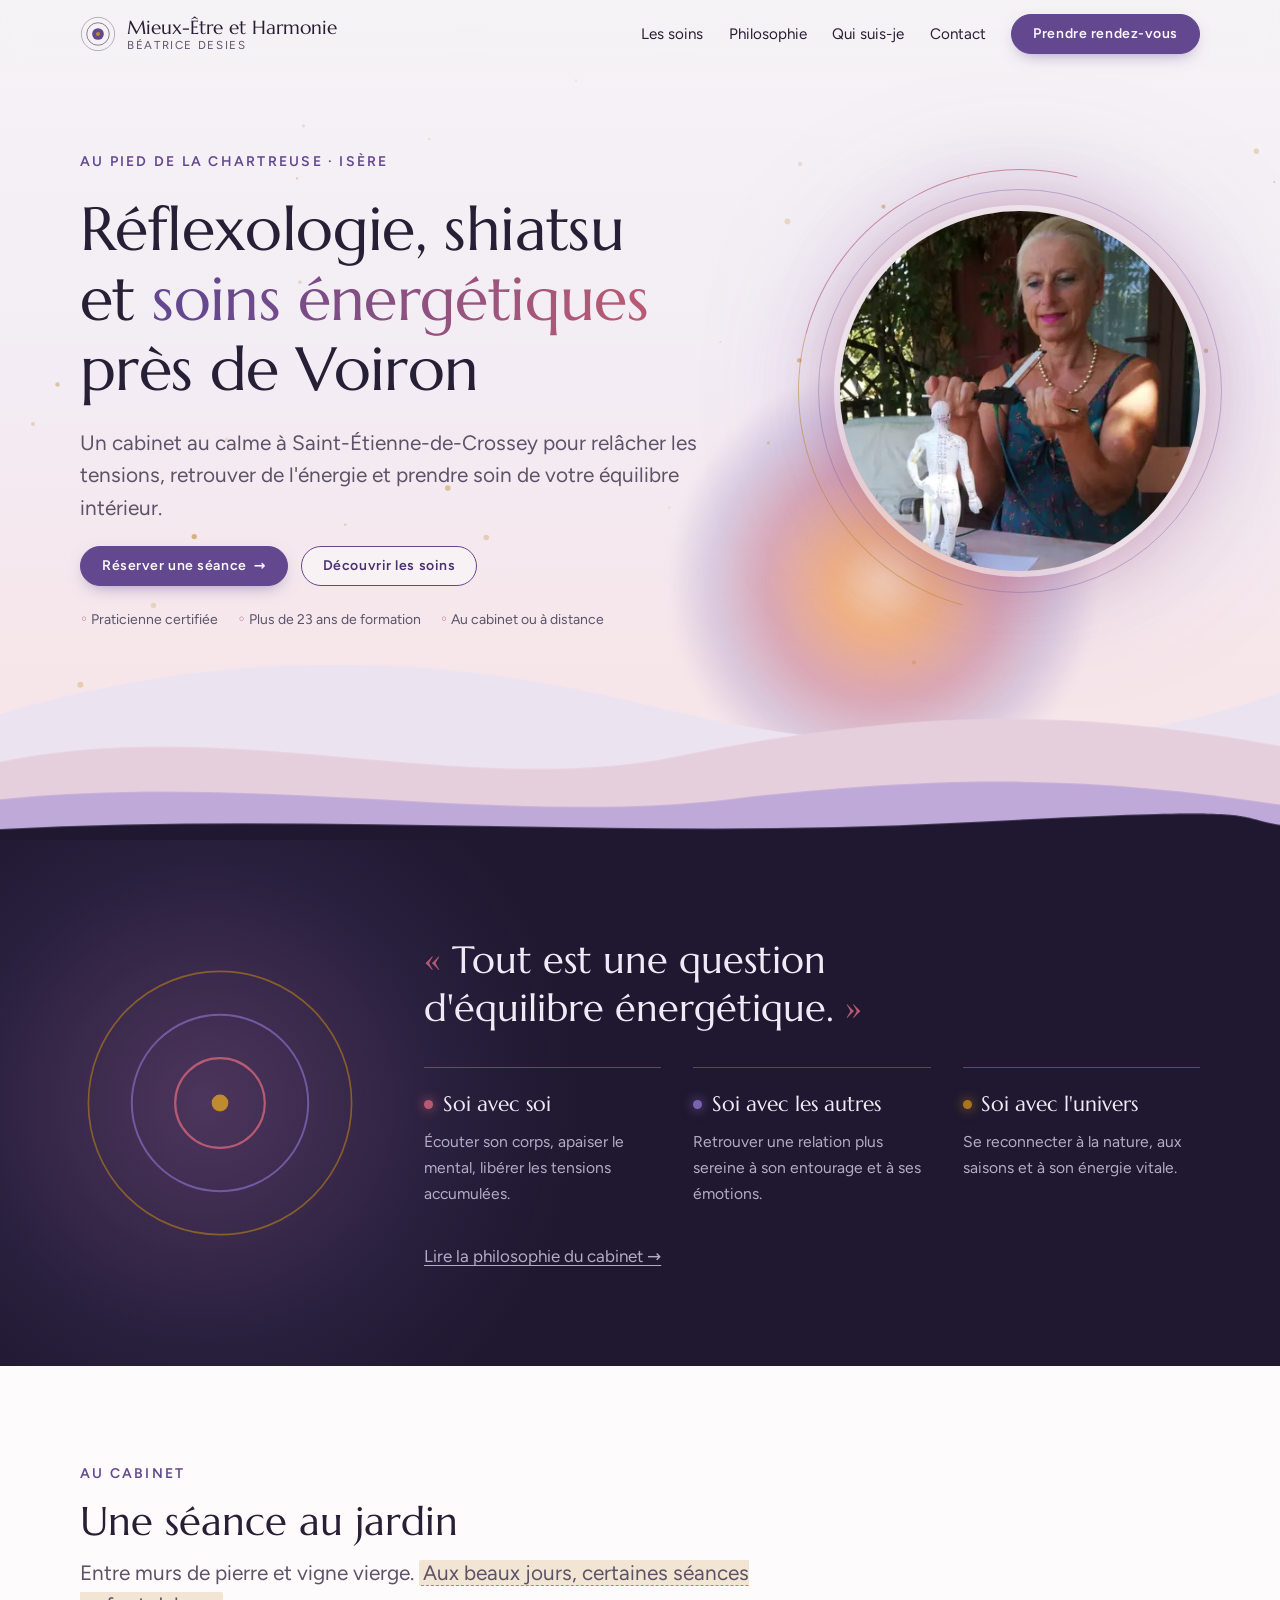
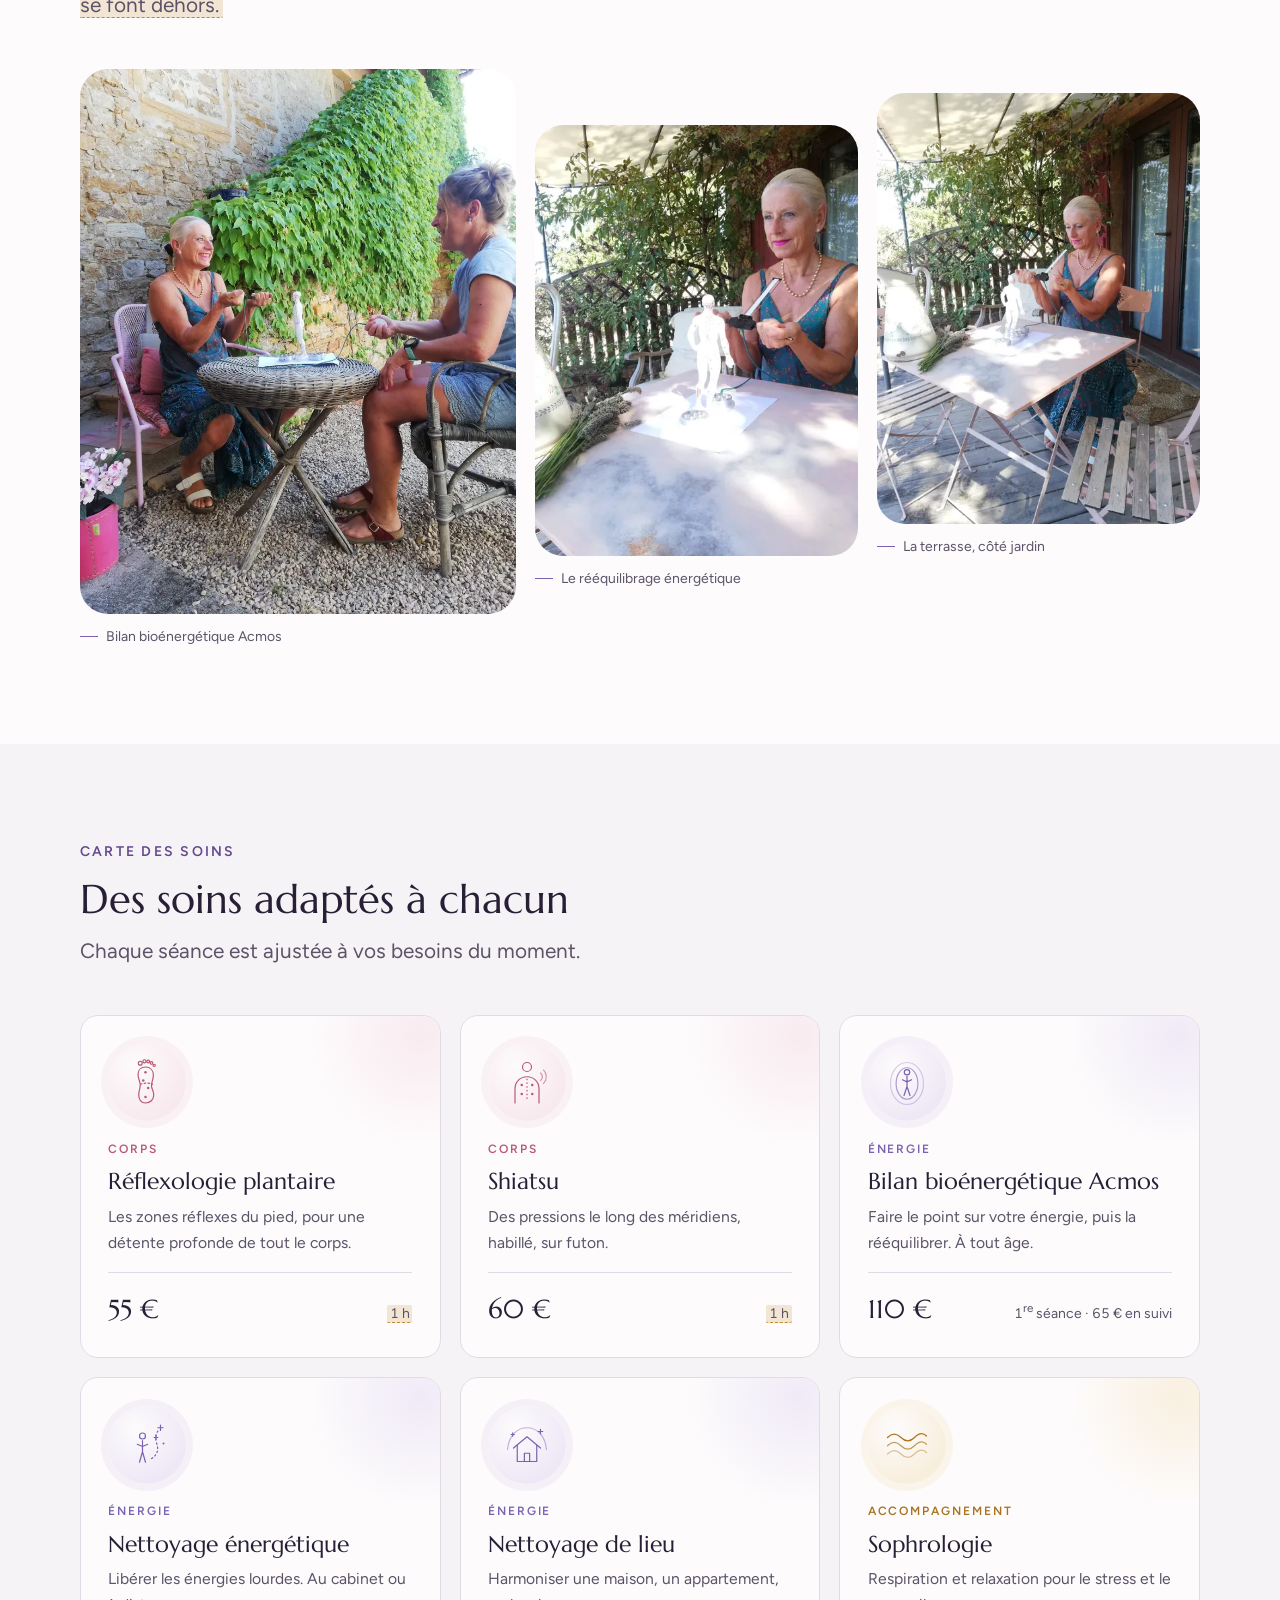
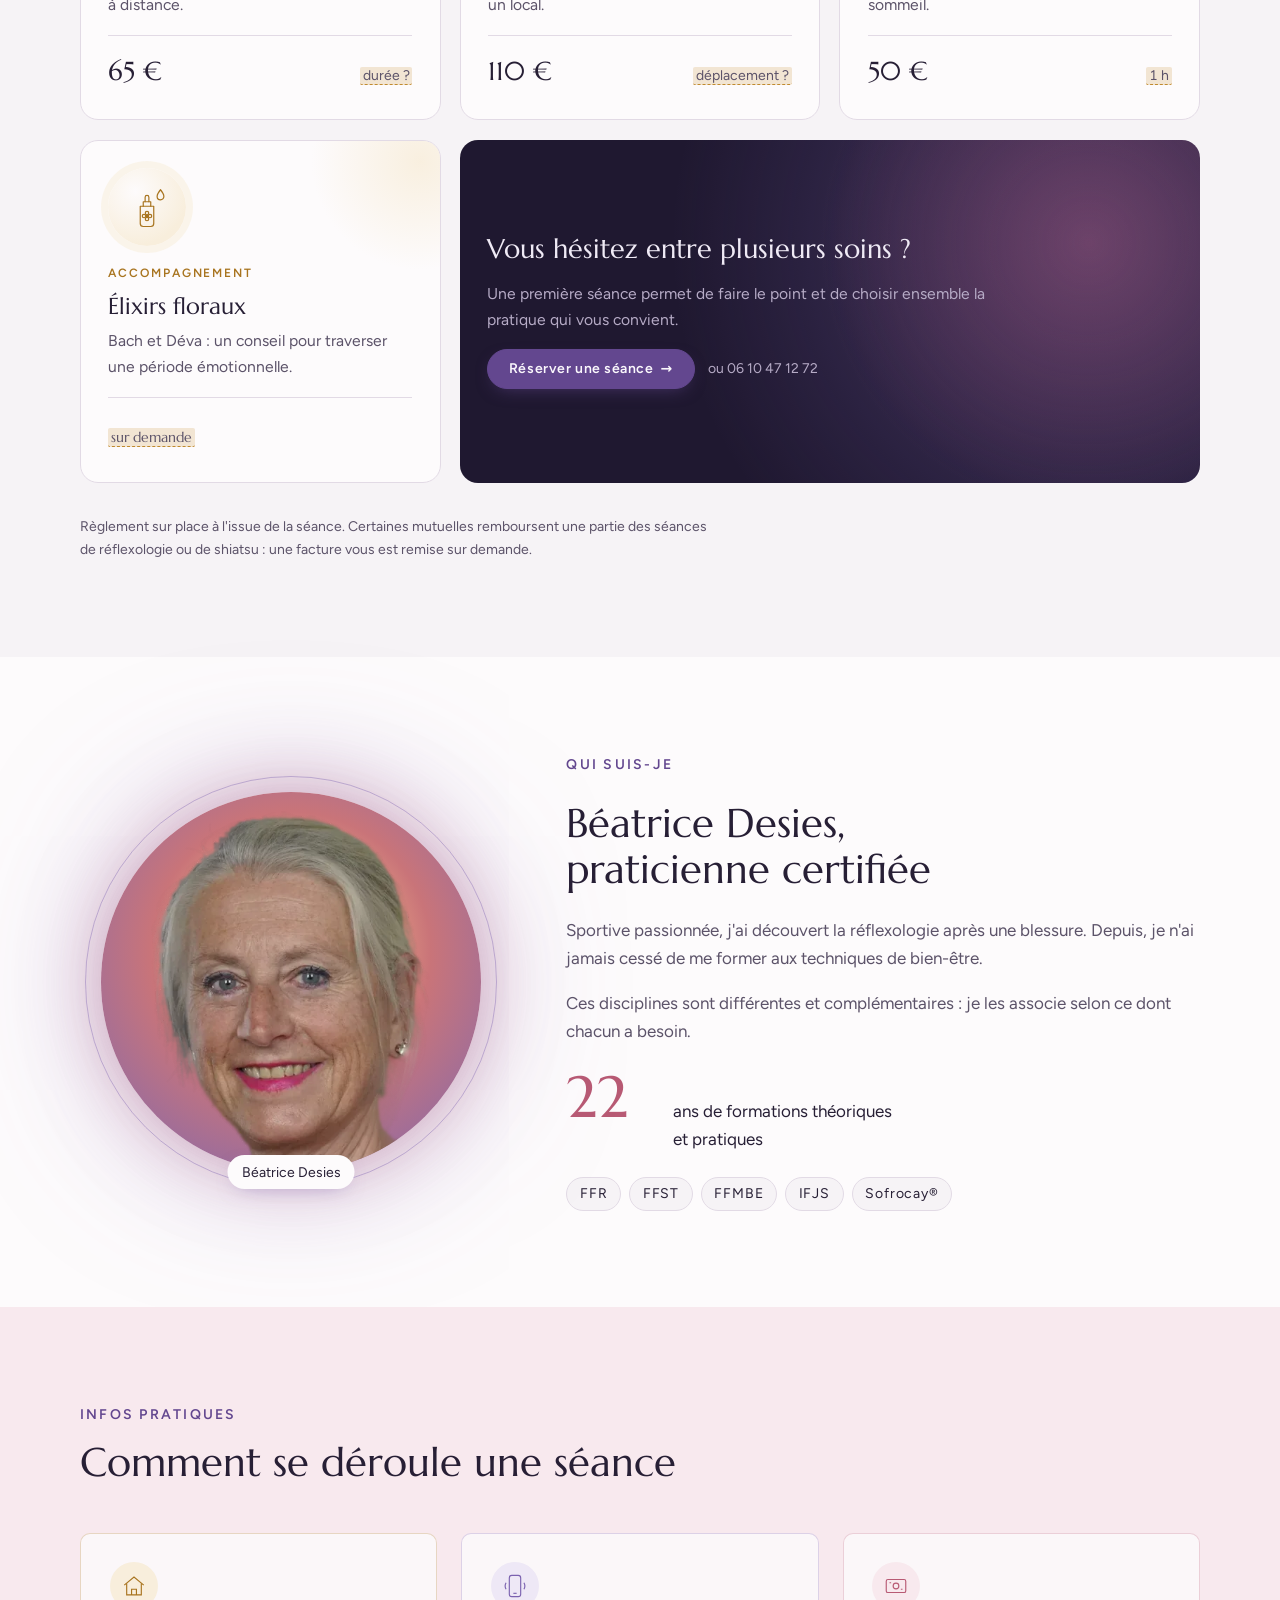
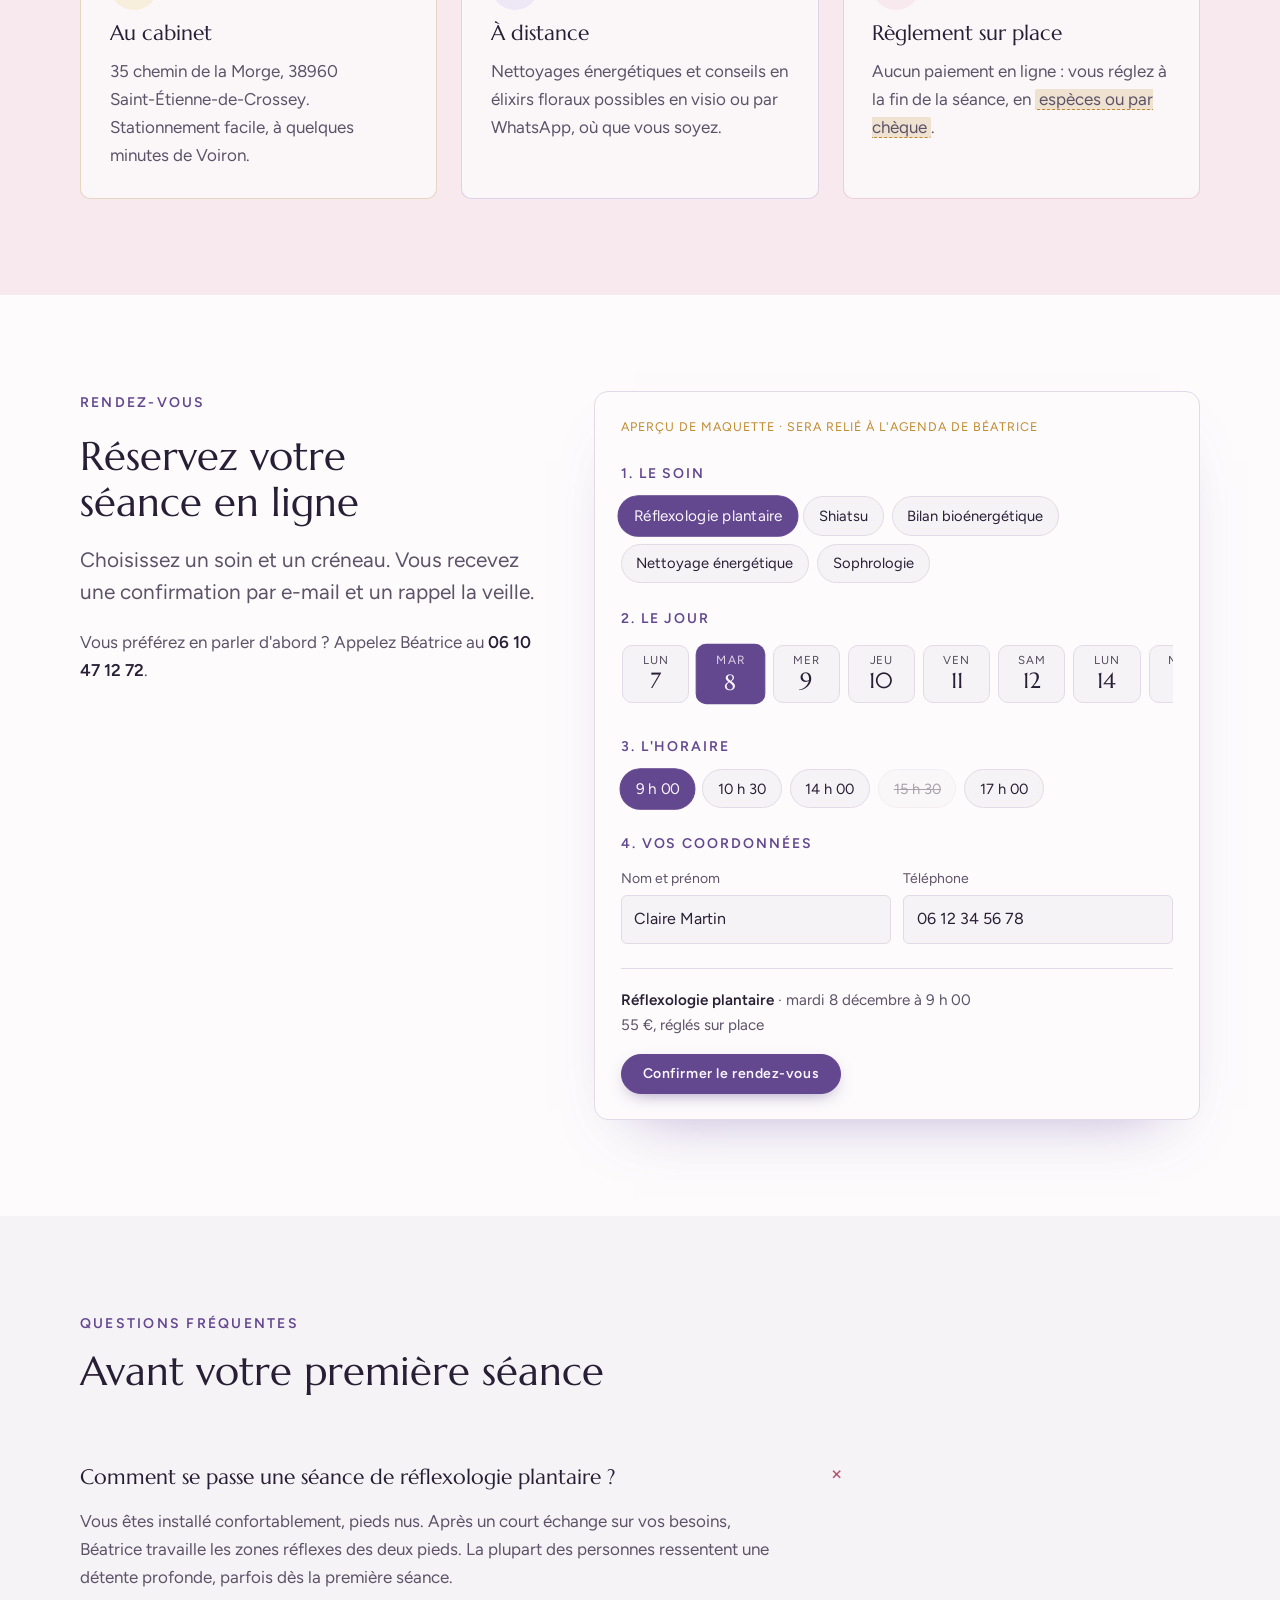
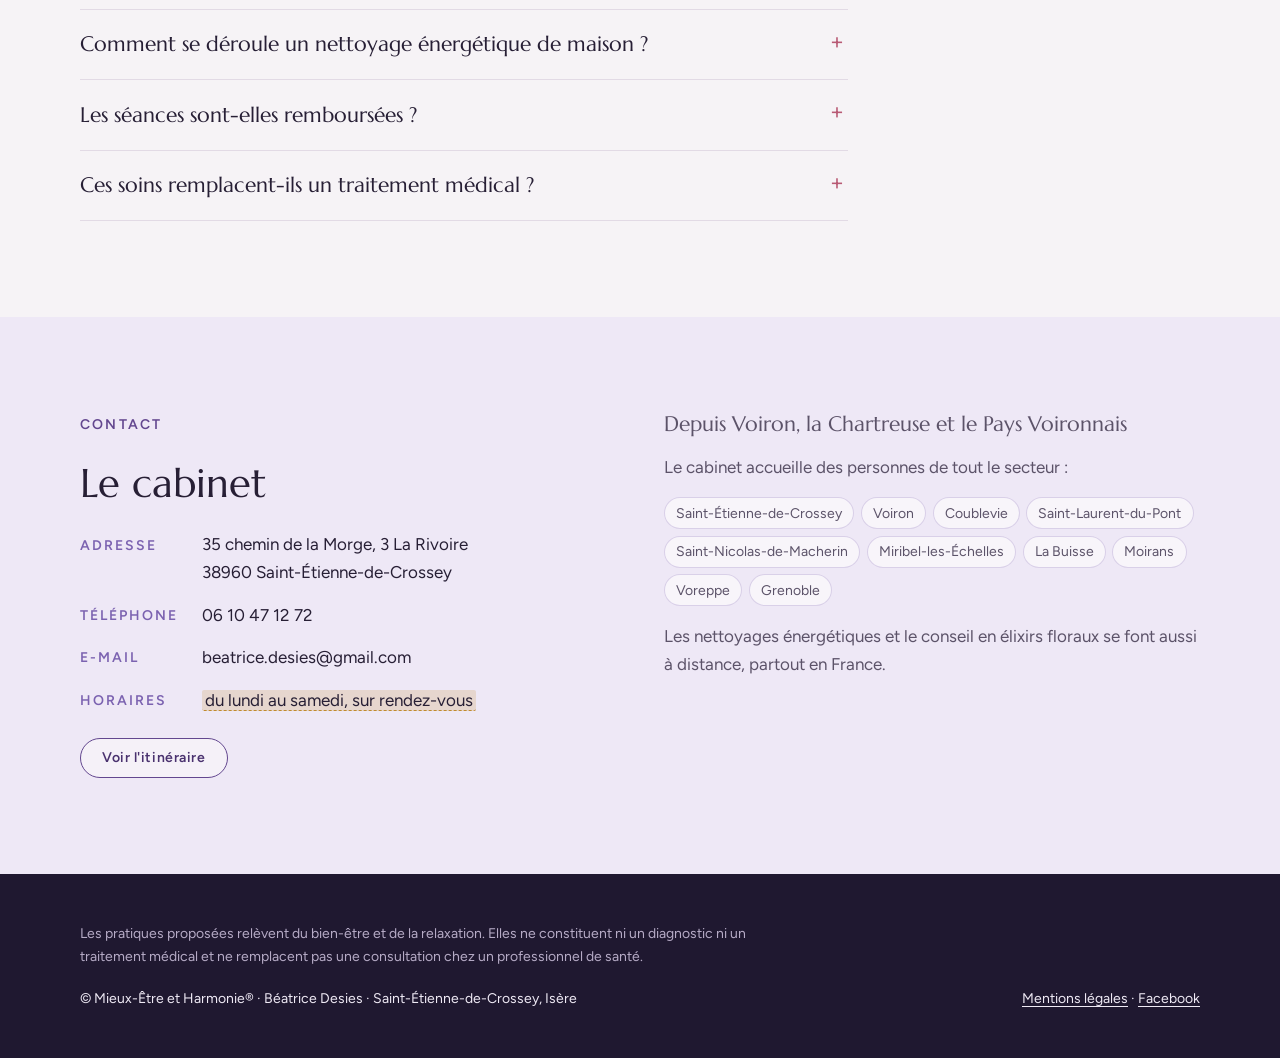
<file: index.html>
<!doctype html>
<html lang="fr">
<head>
<meta charset="utf-8">
<meta name="viewport" content="width=device-width, initial-scale=1, viewport-fit=cover">
<title>Réflexologie, Shiatsu et Soins énergétiques près de Voiron (38) | Mieux-Être et Harmonie</title>
<meta name="claude:viewport-fit-sides" content="cover">
<meta name="description" content="Béatrice Desies, praticienne certifiée à Saint-Étienne-de-Crossey, près de Voiron (Isère) : réflexologie plantaire, shiatsu, bilan bioénergétique, nettoyage énergétique de personnes et de lieux, sophrologie, élixirs floraux. Rendez-vous en ligne.">
<link rel="canonical" href="https://www.mieux-etreetharmonie.com/">
<meta property="og:type" content="website">
<meta property="og:locale" content="fr_FR">
<meta property="og:title" content="Mieux-Être et Harmonie — Béatrice Desies, praticienne bien-être en Isère">
<meta property="og:description" content="Réflexologie plantaire, shiatsu et soins énergétiques au pied de la Chartreuse, près de Voiron.">
<meta property="og:url" content="https://www.mieux-etreetharmonie.com/">
<meta property="og:image" content="https://www.mieux-etreetharmonie.com/assets/og-image.jpg">
<link rel="icon" href="assets/favicon.svg" type="image/svg+xml">
<link rel="preload" href="assets/fonts/marcellus-latin.woff2" as="font" type="font/woff2" crossorigin>
<link rel="preload" href="assets/fonts/figtree-latin.woff2" as="font" type="font/woff2" crossorigin>
<link rel="stylesheet" href="assets/style.css">
<script>document.documentElement.classList.add('js')</script>
<script type="application/ld+json">
{
  "@context": "https://schema.org",
  "@type": "HealthAndBeautyBusiness",
  "name": "Mieux-Être et Harmonie",
  "alternateName": "Béatrice Desies, praticienne bien-être",
  "url": "https://www.mieux-etreetharmonie.com/",
  "telephone": "+33610471272",
  "email": "beatrice.desies@gmail.com",
  "image": "https://www.mieux-etreetharmonie.com/assets/og-image.jpg",
  "priceRange": "50 € – 110 €",
  "paymentAccepted": "Espèces, Chèque",
  "address": {
    "@type": "PostalAddress",
    "streetAddress": "35 chemin de la Morge, 3 La Rivoire",
    "postalCode": "38960",
    "addressLocality": "Saint-Étienne-de-Crossey",
    "addressRegion": "Isère",
    "addressCountry": "FR"
  },
  "areaServed": ["Saint-Étienne-de-Crossey", "Voiron", "Coublevie", "Saint-Laurent-du-Pont", "Saint-Nicolas-de-Macherin", "Miribel-les-Échelles", "La Buisse", "Moirans", "Voreppe", "Grenoble", "Pays Voironnais", "Chartreuse", "Isère"],
  "founder": { "@type": "Person", "name": "Béatrice Desies", "jobTitle": "Praticienne en réflexologie, shiatsu et bioénergétique" },
  "sameAs": ["https://www.facebook.com/mieuxetreetharmonie"],
  "makesOffer": [
    { "@type": "Offer", "price": "55", "priceCurrency": "EUR", "itemOffered": { "@type": "Service", "name": "Réflexologie plantaire" } },
    { "@type": "Offer", "price": "60", "priceCurrency": "EUR", "itemOffered": { "@type": "Service", "name": "Shiatsu" } },
    { "@type": "Offer", "price": "110", "priceCurrency": "EUR", "itemOffered": { "@type": "Service", "name": "Bilan bioénergétique Acmos avec nettoyage énergétique" } },
    { "@type": "Offer", "price": "65", "priceCurrency": "EUR", "itemOffered": { "@type": "Service", "name": "Nettoyage énergétique de la personne" } },
    { "@type": "Offer", "price": "110", "priceCurrency": "EUR", "itemOffered": { "@type": "Service", "name": "Nettoyage énergétique de lieu (maison, appartement, local)" } },
    { "@type": "Offer", "price": "50", "priceCurrency": "EUR", "itemOffered": { "@type": "Service", "name": "Sophrologie" } }
  ]
}
</script>
</head>
<body>

<header class="site-header">
  <div class="wrap">
    <a class="brand" href="index.html" aria-label="Mieux-Être et Harmonie, accueil">
      <svg class="brand-mark" viewBox="0 0 40 40" aria-hidden="true" fill="none" stroke="currentColor">
        <circle cx="20" cy="20" r="18.5" stroke-width="1" opacity=".35"/>
        <circle cx="20" cy="20" r="12.5" stroke-width="1" opacity=".6"/>
        <circle cx="20" cy="20" r="6.5" fill="var(--amethyst)" stroke="none"/>
        <circle cx="20" cy="20" r="2.2" fill="var(--amber)" stroke="none"/>
      </svg>
      <span class="brand-name">Mieux-Être et Harmonie<small>Béatrice Desies</small></span>
    </a>
    <button class="nav-toggle" id="nav-toggle" aria-expanded="false" aria-controls="nav">Menu</button>
    <nav class="nav" id="nav" aria-label="Navigation principale">
      <a href="#soins">Les soins</a>
      <a href="philosophie.html">Philosophie</a>
      <a href="#qui-suis-je">Qui suis-je</a>
      <a href="#contact">Contact</a>
      <a class="btn btn-primary" href="#rendez-vous">Prendre rendez-vous</a>
    </nav>
  </div>
</header>

<main>
  <section class="hero" aria-labelledby="titre">
    <div class="sun" aria-hidden="true"></div>
    <canvas class="motes" aria-hidden="true"></canvas>
    <div class="wrap">
      <div class="hero-text">
        <p class="eyebrow">Au pied de la Chartreuse · Isère</p>
        <h1 id="titre">Réflexologie, shiatsu et <em>soins énergétiques</em> près de Voiron</h1>
        <p class="lead">Un cabinet au calme à Saint-Étienne-de-Crossey pour relâcher les tensions, retrouver de l'énergie et prendre soin de votre équilibre intérieur.</p>
        <div class="hero-actions">
          <a class="btn btn-primary" href="#rendez-vous">Réserver une séance <span class="arrow">→</span></a>
          <a class="btn btn-ghost" href="#soins">Découvrir les soins</a>
        </div>
        <p class="hero-place"><span>Praticienne certifiée</span><span>Plus de 23 ans de formation</span><span>Au cabinet ou à distance</span></p>
      </div>
      <div class="orb-photo" style="--focus: 50% 30%">
        <picture><source type="image/webp" srcset="assets/photos/acmos-treille-400.webp 400w, assets/photos/acmos-treille-720.webp 720w" sizes="(max-width: 860px) 230px, 340px"><img src="assets/photos/acmos-treille-720.jpg" srcset="assets/photos/acmos-treille-400.jpg 400w, assets/photos/acmos-treille-720.jpg 720w" sizes="(max-width: 860px) 230px, 340px" width="720" height="900" alt="Béatrice Desies pendant un bilan bioénergétique Acmos, sous la treille du cabinet" fetchpriority="high"></picture>
      </div>
    </div>
    <svg class="waves" viewBox="0 0 1440 240" preserveAspectRatio="none" aria-hidden="true">
      <path data-depth="0.18" fill="var(--wave-1)" d="M0 120 C240 60 480 60 720 110 S1200 170 1440 100 V240 H0Z"/>
      <path data-depth="0.11" fill="var(--wave-2)" d="M0 165 C260 120 520 200 760 160 S1180 110 1440 150 V240 H0Z"/>
      <path data-depth="0.05" fill="var(--wave-3)" d="M0 200 C300 175 560 225 820 200 S1240 180 1440 205 V240 H0Z"/>
      <path fill="var(--night)" d="M0 228 C360 212 720 238 1080 222 S1380 216 1440 224 V240 H0Z"/>
    </svg>
  </section>

  <section class="band band-night" aria-labelledby="equilibre">
    <div class="wrap triad">
      <svg class="ripples reveal" viewBox="0 0 200 200" aria-hidden="true" fill="none">
        <circle cx="100" cy="100" r="94" stroke="var(--gold)" stroke-width="1.2" opacity=".7" class="ripple r3"/>
        <circle cx="100" cy="100" r="63" stroke="var(--violet)" stroke-width="1.4" opacity=".85" class="ripple r2"/>
        <circle cx="100" cy="100" r="32" stroke="var(--rose)" stroke-width="1.6" class="ripple r1"/>
        <circle cx="100" cy="100" r="6" fill="var(--amber)"/>
      </svg>
      <div style="display:grid; gap:2.2rem; min-width:0">
        <h2 id="equilibre" class="quote reveal">Tout est une question d'équilibre énergétique.</h2>
        <div class="triad-list">
          <div class="c-rose reveal" style="--d:.1s"><strong>Soi avec soi</strong><p>Écouter son corps, apaiser le mental, libérer les tensions accumulées.</p></div>
          <div class="c-violet reveal" style="--d:.25s"><strong>Soi avec les autres</strong><p>Retrouver une relation plus sereine à son entourage et à ses émotions.</p></div>
          <div class="c-gold reveal" style="--d:.4s"><strong>Soi avec l'univers</strong><p>Se reconnecter à la nature, aux saisons et à son énergie vitale.</p></div>
        </div>
        <p class="reveal" style="--d:.5s"><a href="philosophie.html">Lire la philosophie du cabinet →</a></p>
      </div>
    </div>
  </section>

  <section class="band band-paper" aria-labelledby="jardin-titre">
    <div class="wrap">
      <div class="section-head reveal">
        <p class="eyebrow">Au cabinet</p>
        <h2 id="jardin-titre">Une séance au jardin</h2>
        <p class="lead">Entre murs de pierre et vigne vierge. <span class="todo">Aux beaux jours, certaines séances se font dehors.</span></p>
      </div>
      <div class="gallery">
        <figure class="reveal"><picture><source type="image/webp" srcset="assets/photos/seance-jardin-480.webp 480w, assets/photos/seance-jardin-800.webp 800w" sizes="(max-width: 860px) 80vw, 40vw"><img src="assets/photos/seance-jardin-800.jpg" srcset="assets/photos/seance-jardin-480.jpg 480w, assets/photos/seance-jardin-800.jpg 800w" sizes="(max-width: 860px) 80vw, 40vw" width="800" height="999" alt="Bilan bioénergétique Acmos avec une consultante, dans le jardin du cabinet à Saint-Étienne-de-Crossey" loading="lazy"></picture><figcaption>Bilan bioénergétique Acmos</figcaption></figure>
        <figure class="reveal" style="--d:.15s"><picture><source type="image/webp" srcset="assets/photos/acmos-modele-480.webp 480w, assets/photos/acmos-modele-800.webp 800w" sizes="(max-width: 860px) 80vw, 28vw"><img src="assets/photos/acmos-modele-800.jpg" srcset="assets/photos/acmos-modele-480.jpg 480w, assets/photos/acmos-modele-800.jpg 800w" sizes="(max-width: 860px) 80vw, 28vw" width="800" height="1066" alt="Béatrice prépare un rééquilibrage énergétique avec son modèle anatomique" loading="lazy"></picture><figcaption>Le rééquilibrage énergétique</figcaption></figure>
        <figure class="reveal" style="--d:.3s"><picture><source type="image/webp" srcset="assets/photos/terrasse-480.webp 480w, assets/photos/terrasse-800.webp 800w" sizes="(max-width: 860px) 80vw, 28vw"><img src="assets/photos/terrasse-800.jpg" srcset="assets/photos/terrasse-480.jpg 480w, assets/photos/terrasse-800.jpg 800w" sizes="(max-width: 860px) 80vw, 28vw" width="800" height="1066" alt="La terrasse ombragée du cabinet, avec bouquets de lavande" loading="lazy"></picture><figcaption>La terrasse, côté jardin</figcaption></figure>
      </div>
    </div>
  </section>

  <section class="band" id="soins" aria-labelledby="soins-titre">
    <div class="wrap">
      <div class="section-head reveal">
        <p class="eyebrow">Carte des soins</p>
        <h2 id="soins-titre">Des soins adaptés à chacun</h2>
        <p class="lead">Chaque séance est ajustée à vos besoins du moment.</p>
      </div>

      <div class="soins-grid">
        <article class="card c-rose reveal" style="--d:0s">
          <div class="illu"><svg viewBox="0 0 64 64" fill="none" stroke="currentColor" stroke-width="1.6" stroke-linecap="round" stroke-linejoin="round" aria-hidden="true"><path d="M30 60c-6 0-9-5-9-11 0-5 2-8 2-13s-3-8-3-14c0-6 4-10 10-10 6.5 0 10.5 4.5 10.5 11 0 5.5-2.5 8.5-2.5 13.5S41 44 41 49c0 6.5-4.5 11-11 11z"/><circle cx="23" cy="7" r="2.6"/><circle cx="28.6" cy="4.4" r="2.1"/><circle cx="33.6" cy="4.6" r="1.9"/><circle cx="38" cy="6.6" r="1.7"/><circle cx="41.6" cy="9.8" r="1.5"/><circle cx="30" cy="19" r="1.7" fill="currentColor" stroke="none"/><circle cx="27" cy="30" r="1.7" fill="currentColor" stroke="none"/><circle cx="33.5" cy="40" r="1.7" fill="currentColor" stroke="none"/><circle cx="30" cy="52" r="1.7" fill="currentColor" stroke="none"/><path d="M23.5 35c5-2 11-2 16 0" stroke-dasharray="2 3"/></svg></div>
          <p class="card-tag">Corps</p>
          <h3>Réflexologie plantaire</h3>
          <p>Les zones réflexes du pied, pour une détente profonde de tout le corps.</p>
          <div class="card-foot"><b>55 €</b><span><span class="todo">1 h</span></span></div>
        </article>
        <article class="card c-rose reveal" style="--d:0.1s">
          <div class="illu"><svg viewBox="0 0 64 64" fill="none" stroke="currentColor" stroke-width="1.6" stroke-linecap="round" stroke-linejoin="round" aria-hidden="true"><circle cx="32" cy="12" r="6"/><path d="M16 60V41c0-9.5 7-16 16-16s16 6.5 16 16v19"/><path d="M32 28v30" stroke-dasharray="1 4"/><circle cx="25" cy="36" r="1.7" fill="currentColor" stroke="none"/><circle cx="39" cy="36" r="1.7" fill="currentColor" stroke="none"/><circle cx="25" cy="48" r="1.7" fill="currentColor" stroke="none"/><circle cx="39" cy="48" r="1.7" fill="currentColor" stroke="none"/><path d="M50 20c3 3 3 7 0 10M54 16c5 5 5 13 0 18" opacity=".55"/></svg></div>
          <p class="card-tag">Corps</p>
          <h3>Shiatsu</h3>
          <p>Des pressions le long des méridiens, habillé, sur futon.</p>
          <div class="card-foot"><b>60 €</b><span><span class="todo">1 h</span></span></div>
        </article>
        <article class="card c-violet reveal" style="--d:0.2s">
          <div class="illu"><svg viewBox="0 0 64 64" fill="none" stroke="currentColor" stroke-width="1.6" stroke-linecap="round" stroke-linejoin="round" aria-hidden="true"><ellipse cx="32" cy="34" rx="22" ry="28" opacity=".3"/><ellipse cx="32" cy="34" rx="14.5" ry="21" opacity=".6"/><circle cx="32" cy="19" r="3.6"/><path d="M32 24v14M26 29l6 3 6-3M28 50l4-12 4 12"/><circle cx="32" cy="31" r="1.4" fill="currentColor" stroke="none"/></svg></div>
          <p class="card-tag">Énergie</p>
          <h3>Bilan bioénergétique Acmos</h3>
          <p>Faire le point sur votre énergie, puis la rééquilibrer. À tout âge.</p>
          <div class="card-foot"><b>110 €</b><span>1<sup>re</sup> séance · 65 € en suivi</span></div>
        </article>
        <article class="card c-violet reveal" style="--d:0s">
          <div class="illu"><svg viewBox="0 0 64 64" fill="none" stroke="currentColor" stroke-width="1.6" stroke-linecap="round" stroke-linejoin="round" aria-hidden="true"><circle cx="26" cy="20" r="4"/><path d="M26 26v15M19 31l7 3 7-3M22 55l4-14 4 14"/><path d="M38 50c7-4 10-11 7-20s-1-15 4-19" stroke-dasharray="2 3.5"/><path d="M50 5.5v7.0M46.5 9h7.0"/><path d="M44 19.5v5.0M41.5 22h5.0"/><circle cx="54" cy="30" r="1.3" fill="currentColor" stroke="none"/></svg></div>
          <p class="card-tag">Énergie</p>
          <h3>Nettoyage énergétique</h3>
          <p>Libérer les énergies lourdes. Au cabinet ou à distance.</p>
          <div class="card-foot"><b>65 €</b><span><span class="todo">durée ?</span></span></div>
        </article>
        <article class="card c-violet reveal" style="--d:0.1s">
          <div class="illu"><svg viewBox="0 0 64 64" fill="none" stroke="currentColor" stroke-width="1.6" stroke-linecap="round" stroke-linejoin="round" aria-hidden="true"><path d="M6 38C8 19 19 9 32 9s24 10 26 29" opacity=".45"/><path d="M14 36 32 21l18 15"/><path d="M19 32v22h26V32"/><path d="M28.5 54V43h7v11"/><path d="M50 11v6M47 14h6"/><path d="M13 15.8v4.4M10.8 18h4.4"/></svg></div>
          <p class="card-tag">Énergie</p>
          <h3>Nettoyage de lieu</h3>
          <p>Harmoniser une maison, un appartement, un local.</p>
          <div class="card-foot"><b>110 €</b><span><span class="todo">déplacement ?</span></span></div>
        </article>
        <article class="card c-gold reveal" style="--d:0.2s">
          <div class="illu"><svg viewBox="0 0 64 64" fill="none" stroke="currentColor" stroke-width="1.6" stroke-linecap="round" stroke-linejoin="round" aria-hidden="true"><path d="M6 22c6-6 12-6 18 0s12 6 18 0 12-6 16-2"/><path d="M6 33c6-6 12-6 18 0s12 6 18 0 12-6 16-2" opacity=".7"/><path d="M6 44c6-6 12-6 18 0s12 6 18 0 12-6 16-2" opacity=".42"/></svg></div>
          <p class="card-tag">Accompagnement</p>
          <h3>Sophrologie</h3>
          <p>Respiration et relaxation pour le stress et le sommeil.</p>
          <div class="card-foot"><b>50 €</b><span><span class="todo">1 h</span></span></div>
        </article>
        <article class="card c-gold reveal" style="--d:0s">
          <div class="illu"><svg viewBox="0 0 64 64" fill="none" stroke="currentColor" stroke-width="1.6" stroke-linecap="round" stroke-linejoin="round" aria-hidden="true"><path d="M23 31h18v23a4 4 0 0 1-4 4H27a4 4 0 0 1-4-4z"/><path d="M27 31v-6h10v6"/><path d="M29.5 25v-6a2.5 2.5 0 0 1 5 0v6"/><circle cx="32" cy="44" r="1.8" fill="currentColor" stroke="none"/><circle cx="32" cy="40" r="2.3"/><circle cx="36" cy="44" r="2.3"/><circle cx="32" cy="48" r="2.3"/><circle cx="28" cy="44" r="2.3"/><path d="M50 9s-4.5 5.5-4.5 9a4.5 4.5 0 0 0 9 0c0-3.5-4.5-9-4.5-9z"/></svg></div>
          <p class="card-tag">Accompagnement</p>
          <h3>Élixirs floraux</h3>
          <p>Bach et Déva : un conseil pour traverser une période émotionnelle.</p>
          <div class="card-foot"><b><span class="todo">sur demande</span></b><span></span></div>
        </article>
        <aside class="card card-cta reveal" style="--d:.1s">
          <h3>Vous hésitez entre plusieurs soins ?</h3>
          <p>Une première séance permet de faire le point et de choisir ensemble la pratique qui vous convient.</p>
          <div class="hero-actions"><a class="btn btn-primary" href="#rendez-vous">Réserver une séance <span class="arrow">→</span></a><span class="cta-phone">ou 06 10 47 12 72</span></div>
        </aside>
      </div>
      <p class="menu-note">Règlement sur place à l'issue de la séance. Certaines mutuelles remboursent une partie des séances de réflexologie ou de shiatsu : une facture vous est remise sur demande.</p>
    </div>
  </section>

  <section class="band band-paper" id="qui-suis-je" aria-labelledby="about-titre">
    <div class="wrap about">
      <figure class="portrait reveal">
        <picture><source type="image/webp" srcset="assets/photos/portrait-detoure-400.webp 400w, assets/photos/portrait-detoure-720.webp 720w" sizes="(max-width: 860px) 280px, 380px"><img src="assets/photos/portrait-detoure-400.png" width="400" height="583" alt="Portrait de Béatrice Desies, praticienne en réflexologie, shiatsu et bioénergétique" loading="lazy"></picture>
        <figcaption>Béatrice Desies</figcaption>
      </figure>
      <div class="about-text reveal" style="--d:.15s">
        <p class="eyebrow">Qui suis-je</p>
        <h2 id="about-titre">Béatrice Desies, praticienne certifiée</h2>
        <div class="prose">
          <p>Sportive passionnée, j'ai découvert la réflexologie après une blessure. Depuis, je n'ai jamais cessé de me former aux techniques de bien-être.</p>
          <p>Ces disciplines sont différentes et complémentaires : je les associe selon ce dont chacun a besoin.</p>
        </div>
        <div class="stat"><b data-count="23">23</b><span>ans de formations théoriques<br>et pratiques</span></div>
        <ul class="certs" aria-label="Fédérations et certifications">
          <li>FFR</li><li>FFST</li><li>FFMBE</li><li>IFJS</li><li>Sofrocay®</li>
        </ul>
      </div>
    </div>
  </section>

  <section class="band band-rose" aria-labelledby="pratique-titre">
    <div class="wrap">
      <div class="section-head reveal">
        <p class="eyebrow">Infos pratiques</p>
        <h2 id="pratique-titre">Comment se déroule une séance</h2>
      </div>
      <div class="practical">
        <div class="c-gold reveal" style="--d:0s">
          <span class="icon"><svg viewBox="0 0 32 32" fill="none" stroke="currentColor" stroke-width="1.4" aria-hidden="true"><path d="M4 15 16 5l12 10"/><path d="M7 13v14h18V13"/><path d="M13 27v-7h6v7"/></svg></span>
          <h3>Au cabinet</h3>
          <p>35 chemin de la Morge, 38960 Saint-Étienne-de-Crossey. Stationnement facile, à quelques minutes de Voiron.</p>
        </div>
        <div class="c-violet reveal" style="--d:.12s">
          <span class="icon"><svg viewBox="0 0 32 32" fill="none" stroke="currentColor" stroke-width="1.4" aria-hidden="true"><rect x="9" y="3" width="14" height="26" rx="3"/><path d="M14 25h4"/><path d="M5 12a8 8 0 0 0 0 8M27 12a8 8 0 0 1 0 8"/></svg></span>
          <h3>À distance</h3>
          <p>Nettoyages énergétiques et conseils en élixirs floraux possibles en visio ou par WhatsApp, où que vous soyez.</p>
        </div>
        <div class="c-rose reveal" style="--d:.24s">
          <span class="icon"><svg viewBox="0 0 32 32" fill="none" stroke="currentColor" stroke-width="1.4" aria-hidden="true"><rect x="4" y="8" width="24" height="16" rx="2"/><circle cx="16" cy="16" r="3.5"/><path d="M8 12h2M22 20h2"/></svg></span>
          <h3>Règlement sur place</h3>
          <p>Aucun paiement en ligne : vous réglez à la fin de la séance, en <span class="todo">espèces ou par chèque</span>.</p>
        </div>
      </div>
    </div>
  </section>

  <section class="band band-paper" id="rendez-vous" aria-labelledby="rdv-titre">
    <div class="wrap booking">
      <div class="booking-intro reveal">
        <p class="eyebrow">Rendez-vous</p>
        <h2 id="rdv-titre">Réservez votre séance en ligne</h2>
        <p class="lead">Choisissez un soin et un créneau. Vous recevez une confirmation par e-mail et un rappel la veille.</p>
        <p style="color:var(--ink-soft)">Vous préférez en parler d'abord ? Appelez Béatrice au <strong style="color:var(--ink)">06 10 47 12 72</strong>.</p>
      </div>

      <form class="booker reveal" id="booker" novalidate style="--d:.15s">
        <p class="mock-flag">Aperçu de maquette · sera relié à l'agenda de Béatrice</p>
        <fieldset>
          <legend>1. Le soin</legend>
          <div class="chips" id="soin-chips"></div>
        </fieldset>
        <fieldset>
          <legend>2. Le jour</legend>
          <div class="days" id="days"></div>
        </fieldset>
        <fieldset>
          <legend>3. L'horaire</legend>
          <div class="chips" id="slots"></div>
        </fieldset>
        <fieldset>
          <legend>4. Vos coordonnées</legend>
          <div class="field-row">
            <label class="field" for="bk-name">Nom et prénom<input id="bk-name" name="name" autocomplete="name" value="Claire Martin"></label>
            <label class="field" for="bk-phone">Téléphone<input id="bk-phone" name="phone" type="tel" autocomplete="tel" value="06 12 34 56 78"></label>
          </div>
        </fieldset>
        <div class="summary">
          <p id="summary-text">Choisissez un horaire.</p>
          <button class="btn btn-primary" type="submit">Confirmer le rendez-vous</button>
        </div>
        <div class="confirm" id="confirm" hidden role="status"></div>
      </form>
    </div>
  </section>

  <section class="band" aria-labelledby="faq-titre">
    <div class="wrap">
      <div class="section-head reveal">
        <p class="eyebrow">Questions fréquentes</p>
        <h2 id="faq-titre">Avant votre première séance</h2>
      </div>
      <div class="faq reveal">
        <details open>
          <summary>Comment se passe une séance de réflexologie plantaire ?</summary>
          <p>Vous êtes installé confortablement, pieds nus. Après un court échange sur vos besoins, Béatrice travaille les zones réflexes des deux pieds. La plupart des personnes ressentent une détente profonde, parfois dès la première séance.</p>
        </details>
        <details>
          <summary>Comment se déroule un nettoyage énergétique de maison ?</summary>
          <p>Béatrice se déplace chez vous, ou travaille à distance à partir d'un plan du lieu. Un premier échange permet de comprendre ce que vous ressentez dans les pièces et ce qui a motivé votre demande.</p>
        </details>
        <details>
          <summary>Les séances sont-elles remboursées ?</summary>
          <p>Certaines mutuelles prennent en charge une partie des séances de réflexologie, de shiatsu ou de sophrologie au titre des médecines douces. Renseignez-vous auprès de la vôtre : une facture vous est remise sur demande.</p>
        </details>
        <details>
          <summary>Ces soins remplacent-ils un traitement médical ?</summary>
          <p>Non. Ce sont des pratiques de bien-être qui accompagnent votre démarche de santé sans jamais se substituer à un avis ou à un traitement médical.</p>
        </details>
      </div>
    </div>
  </section>

  <section class="band band-lilac" id="contact" aria-labelledby="contact-titre">
    <div class="wrap contact">
      <div class="reveal" style="display:grid; gap:1.5rem; align-content:start; min-width:0">
        <p class="eyebrow">Contact</p>
        <h2 id="contact-titre">Le cabinet</h2>
        <dl>
          <dt>Adresse</dt><dd>35 chemin de la Morge, 3 La Rivoire<br>38960 Saint-Étienne-de-Crossey</dd>
          <dt>Téléphone</dt><dd>06 10 47 12 72</dd>
          <dt>E-mail</dt><dd>beatrice.desies@gmail.com</dd>
          <dt>Horaires</dt><dd><span class="todo">du lundi au samedi, sur rendez-vous</span></dd>
        </dl>
        <p><a class="btn btn-ghost" href="https://www.google.com/maps/search/?api=1&amp;query=35+chemin+de+la+Morge+38960+Saint-%C3%89tienne-de-Crossey" target="_blank" rel="noopener">Voir l'itinéraire</a></p>
      </div>
      <div class="zone reveal" style="--d:.15s">
        <h3>Depuis Voiron, la Chartreuse et le Pays Voironnais</h3>
        <p>Le cabinet accueille des personnes de tout le secteur :</p>
        <ul class="towns"><li>Saint-Étienne-de-Crossey</li><li>Voiron</li><li>Coublevie</li><li>Saint-Laurent-du-Pont</li><li>Saint-Nicolas-de-Macherin</li><li>Miribel-les-Échelles</li><li>La Buisse</li><li>Moirans</li><li>Voreppe</li><li>Grenoble</li></ul>
        <p>Les nettoyages énergétiques et le conseil en élixirs floraux se font aussi à distance, partout en France.</p>
      </div>
    </div>
  </section>
</main>

<footer class="site-footer">
  <div class="wrap">
    <p class="disclaimer">Les pratiques proposées relèvent du bien-être et de la relaxation. Elles ne constituent ni un diagnostic ni un traitement médical et ne remplacent pas une consultation chez un professionnel de santé.</p>
    <div class="footer-row">
      <span>© Mieux-Être et Harmonie® · Béatrice Desies · Saint-Étienne-de-Crossey, Isère</span>
      <span><a href="mentions-legales.html">Mentions légales</a> · <a href="https://www.facebook.com/mieuxetreetharmonie" target="_blank" rel="noopener">Facebook</a></span>
    </div>
  </div>
</footer>

<script src="assets/main.js"></script>
</body>
</html>
</file>
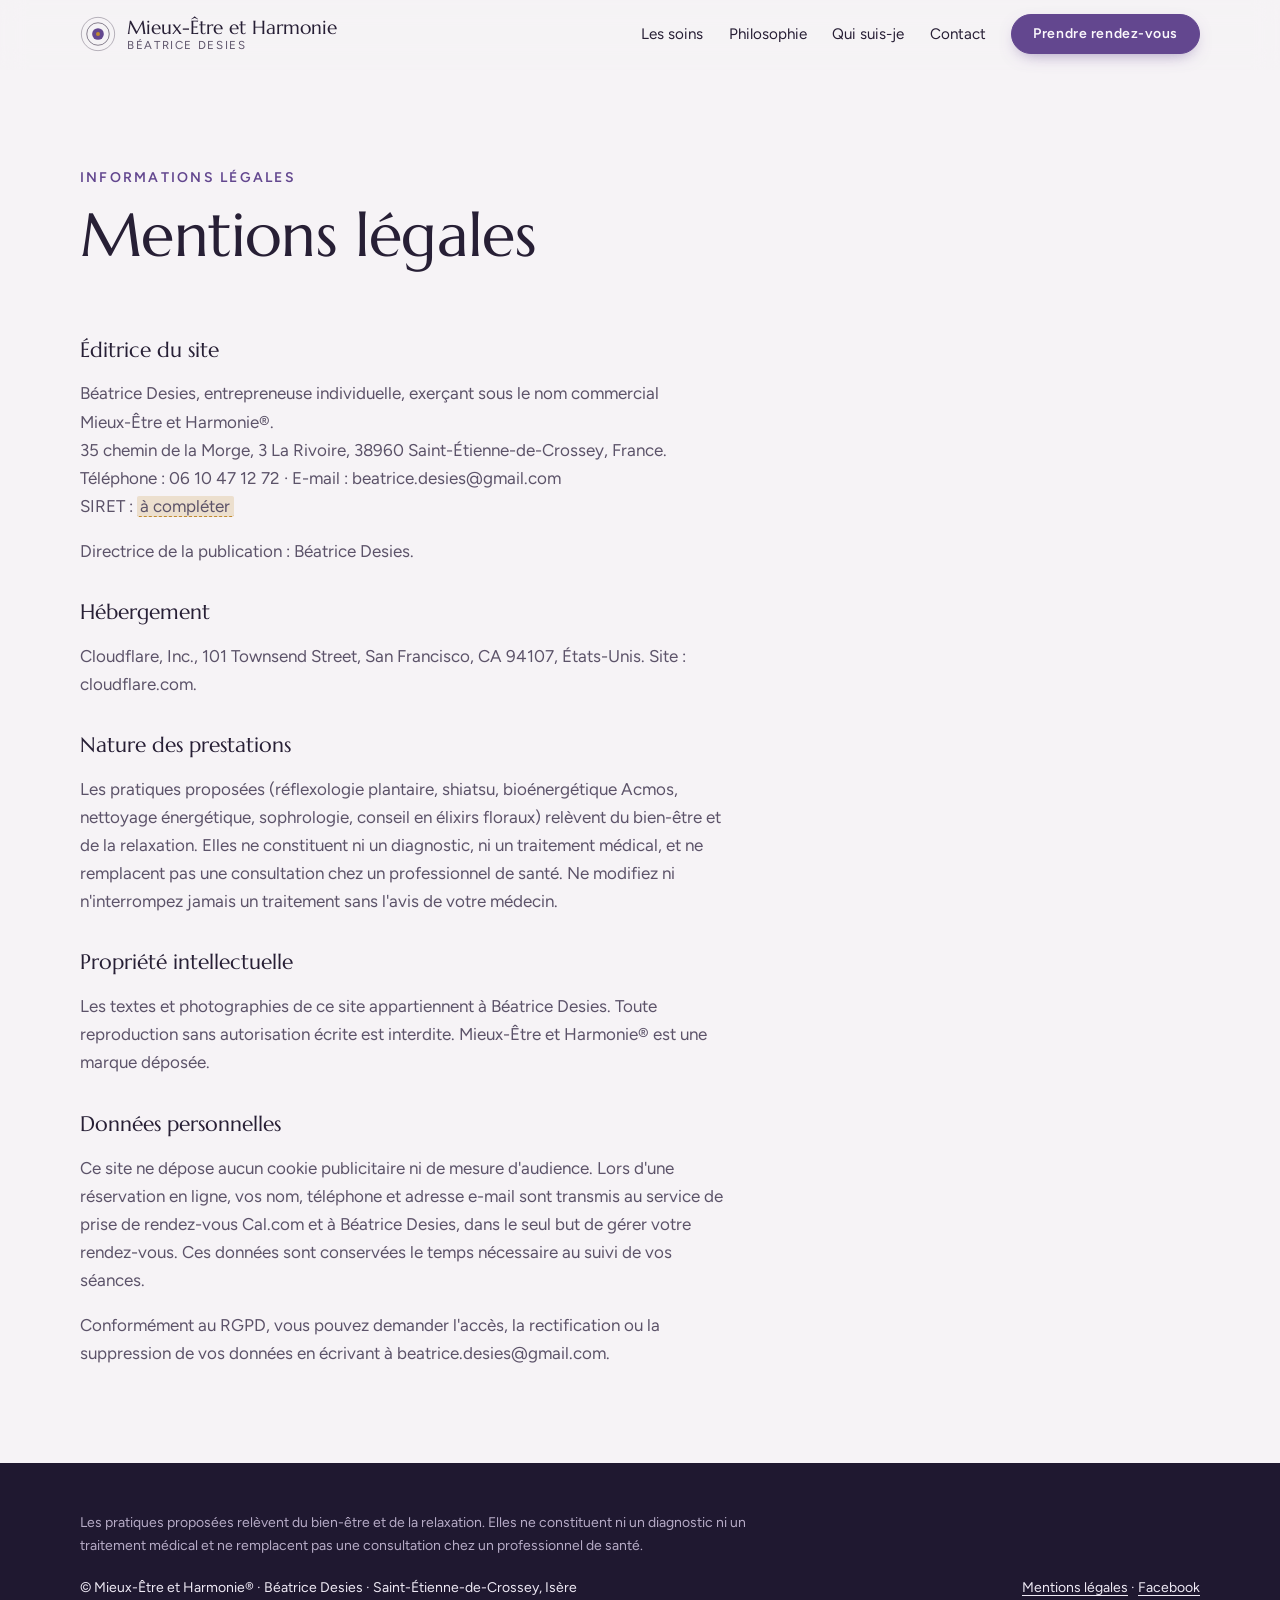
<file: mentions-legales.html>
<!doctype html>
<html lang="fr">
<head>
<meta charset="utf-8">
<meta name="viewport" content="width=device-width, initial-scale=1, viewport-fit=cover">
<title>Mentions légales | Mieux-Être et Harmonie</title>
<meta name="claude:viewport-fit-sides" content="cover">
<meta name="description" content="Mentions légales du site Mieux-Être et Harmonie, cabinet de Béatrice Desies à Saint-Étienne-de-Crossey (Isère).">
<link rel="canonical" href="https://www.mieux-etreetharmonie.com/mentions-legales.html">
<link rel="icon" href="assets/favicon.svg" type="image/svg+xml">
<link rel="preload" href="assets/fonts/marcellus-latin.woff2" as="font" type="font/woff2" crossorigin>
<link rel="preload" href="assets/fonts/figtree-latin.woff2" as="font" type="font/woff2" crossorigin>
<link rel="stylesheet" href="assets/style.css">
<script>document.documentElement.classList.add('js')</script>
</head>
<body>

<header class="site-header">
  <div class="wrap">
    <a class="brand" href="index.html" aria-label="Mieux-Être et Harmonie, accueil">
      <svg class="brand-mark" viewBox="0 0 40 40" aria-hidden="true" fill="none" stroke="currentColor">
        <circle cx="20" cy="20" r="18.5" stroke-width="1" opacity=".35"/>
        <circle cx="20" cy="20" r="12.5" stroke-width="1" opacity=".6"/>
        <circle cx="20" cy="20" r="6.5" fill="var(--amethyst)" stroke="none"/>
        <circle cx="20" cy="20" r="2.2" fill="var(--amber)" stroke="none"/>
      </svg>
      <span class="brand-name">Mieux-Être et Harmonie<small>Béatrice Desies</small></span>
    </a>
    <button class="nav-toggle" id="nav-toggle" aria-expanded="false" aria-controls="nav">Menu</button>
    <nav class="nav" id="nav" aria-label="Navigation principale">
      <a href="index.html#soins">Les soins</a>
      <a href="philosophie.html">Philosophie</a>
      <a href="index.html#qui-suis-je">Qui suis-je</a>
      <a href="index.html#contact">Contact</a>
      <a class="btn btn-primary" href="index.html#rendez-vous">Prendre rendez-vous</a>
    </nav>
  </div>
</header>

<main>
  <section class="band" aria-labelledby="titre">
    <div class="wrap legal">
      <div class="section-head">
        <p class="eyebrow">Informations légales</p>
        <h1 id="titre">Mentions légales</h1>
      </div>
      <div class="prose">
        <h2>Éditrice du site</h2>
        <p>Béatrice Desies, entrepreneuse individuelle, exerçant sous le nom commercial Mieux-Être et Harmonie®.<br>
        35 chemin de la Morge, 3 La Rivoire, 38960 Saint-Étienne-de-Crossey, France.<br>
        Téléphone : 06 10 47 12 72 · E-mail : beatrice.desies@gmail.com<br>
        SIRET : <span class="todo">à compléter</span></p>
        <p>Directrice de la publication : Béatrice Desies.</p>

        <h2>Hébergement</h2>
        <p>Cloudflare, Inc., 101 Townsend Street, San Francisco, CA 94107, États-Unis. Site : cloudflare.com.</p>

        <h2>Nature des prestations</h2>
        <p>Les pratiques proposées (réflexologie plantaire, shiatsu, bioénergétique Acmos, nettoyage énergétique, sophrologie, conseil en élixirs floraux) relèvent du bien-être et de la relaxation. Elles ne constituent ni un diagnostic, ni un traitement médical, et ne remplacent pas une consultation chez un professionnel de santé. Ne modifiez ni n'interrompez jamais un traitement sans l'avis de votre médecin.</p>

        <h2>Propriété intellectuelle</h2>
        <p>Les textes et photographies de ce site appartiennent à Béatrice Desies. Toute reproduction sans autorisation écrite est interdite. Mieux-Être et Harmonie® est une marque déposée.</p>

        <h2>Données personnelles</h2>
        <p>Ce site ne dépose aucun cookie publicitaire ni de mesure d'audience. Lors d'une réservation en ligne, vos nom, téléphone et adresse e-mail sont transmis au service de prise de rendez-vous Cal.com et à Béatrice Desies, dans le seul but de gérer votre rendez-vous. Ces données sont conservées le temps nécessaire au suivi de vos séances.</p>
        <p>Conformément au RGPD, vous pouvez demander l'accès, la rectification ou la suppression de vos données en écrivant à beatrice.desies@gmail.com.</p>
      </div>
    </div>
  </section>
</main>

<footer class="site-footer">
  <div class="wrap">
    <p class="disclaimer">Les pratiques proposées relèvent du bien-être et de la relaxation. Elles ne constituent ni un diagnostic ni un traitement médical et ne remplacent pas une consultation chez un professionnel de santé.</p>
    <div class="footer-row">
      <span>© Mieux-Être et Harmonie® · Béatrice Desies · Saint-Étienne-de-Crossey, Isère</span>
      <span><a href="mentions-legales.html">Mentions légales</a> · <a href="https://www.facebook.com/mieuxetreetharmonie" target="_blank" rel="noopener">Facebook</a></span>
    </div>
  </div>
</footer>

<script src="assets/main.js"></script>
</body>
</html>
</file>
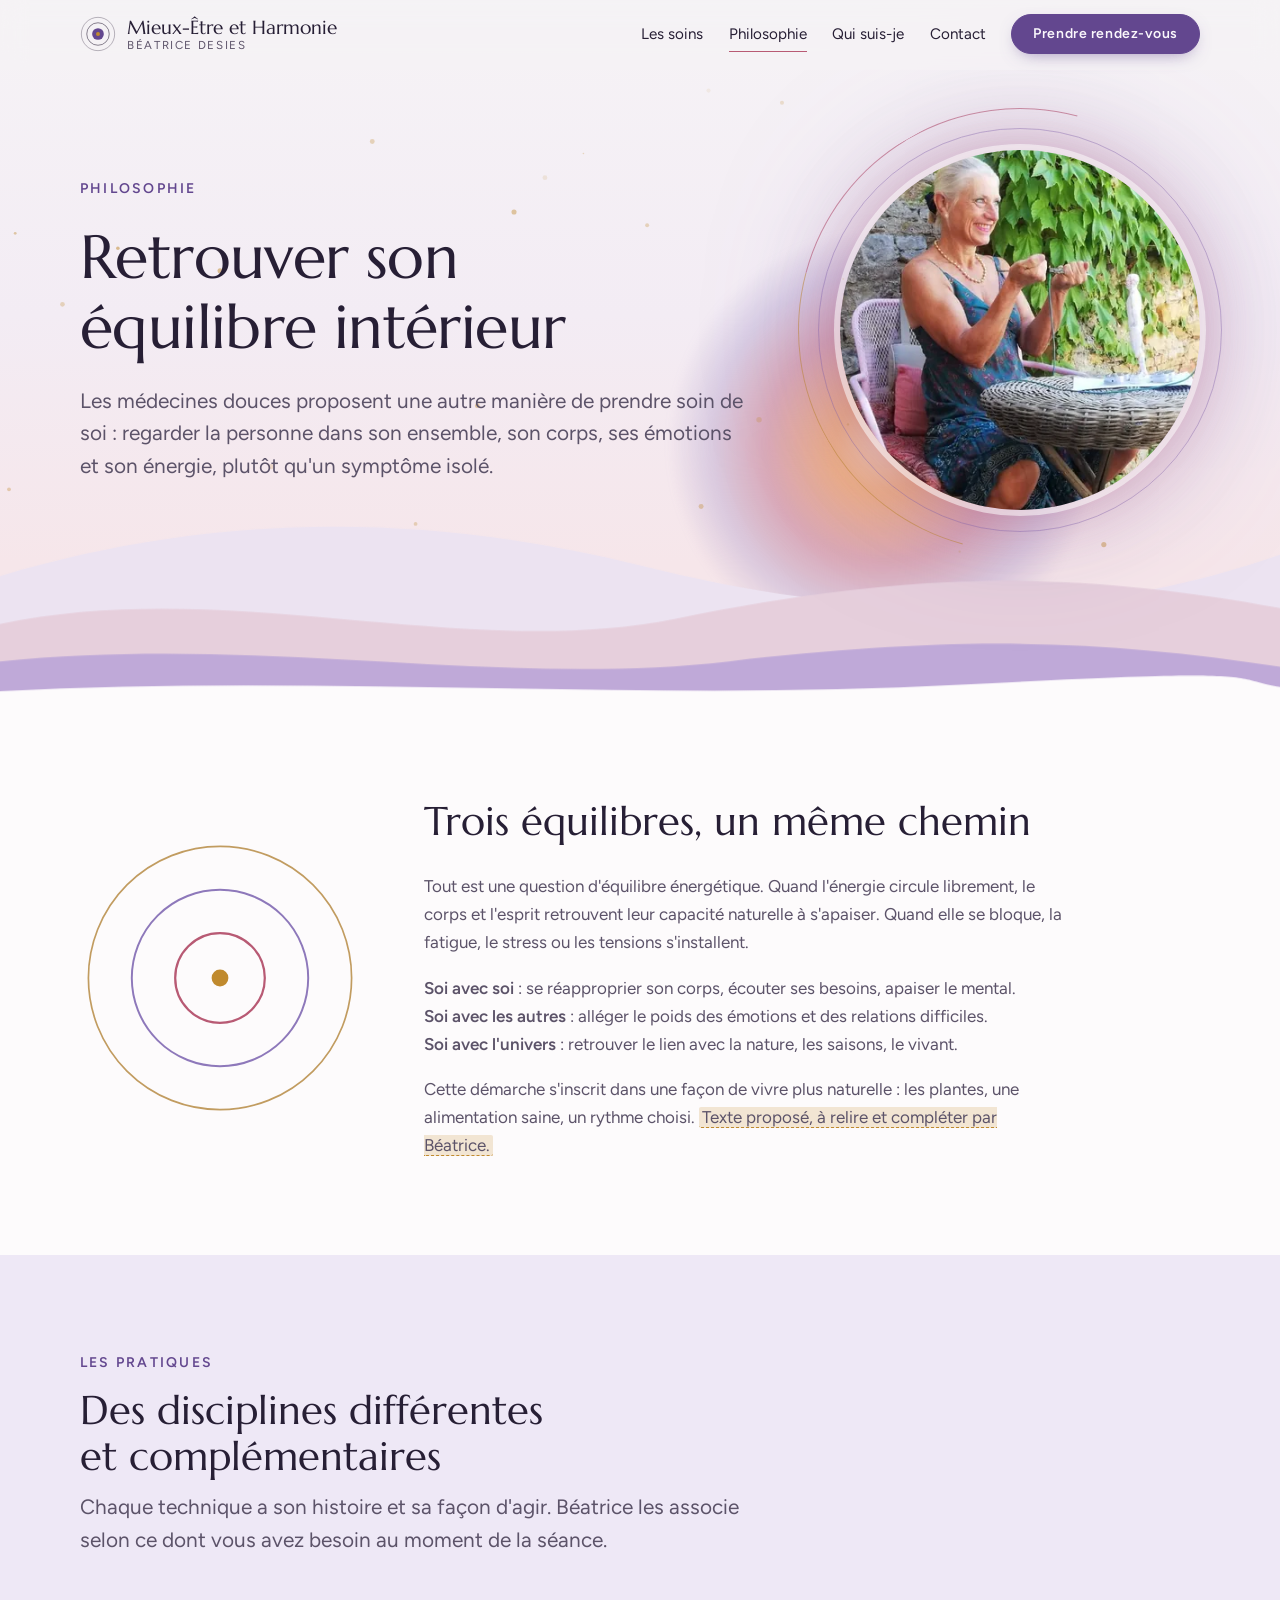
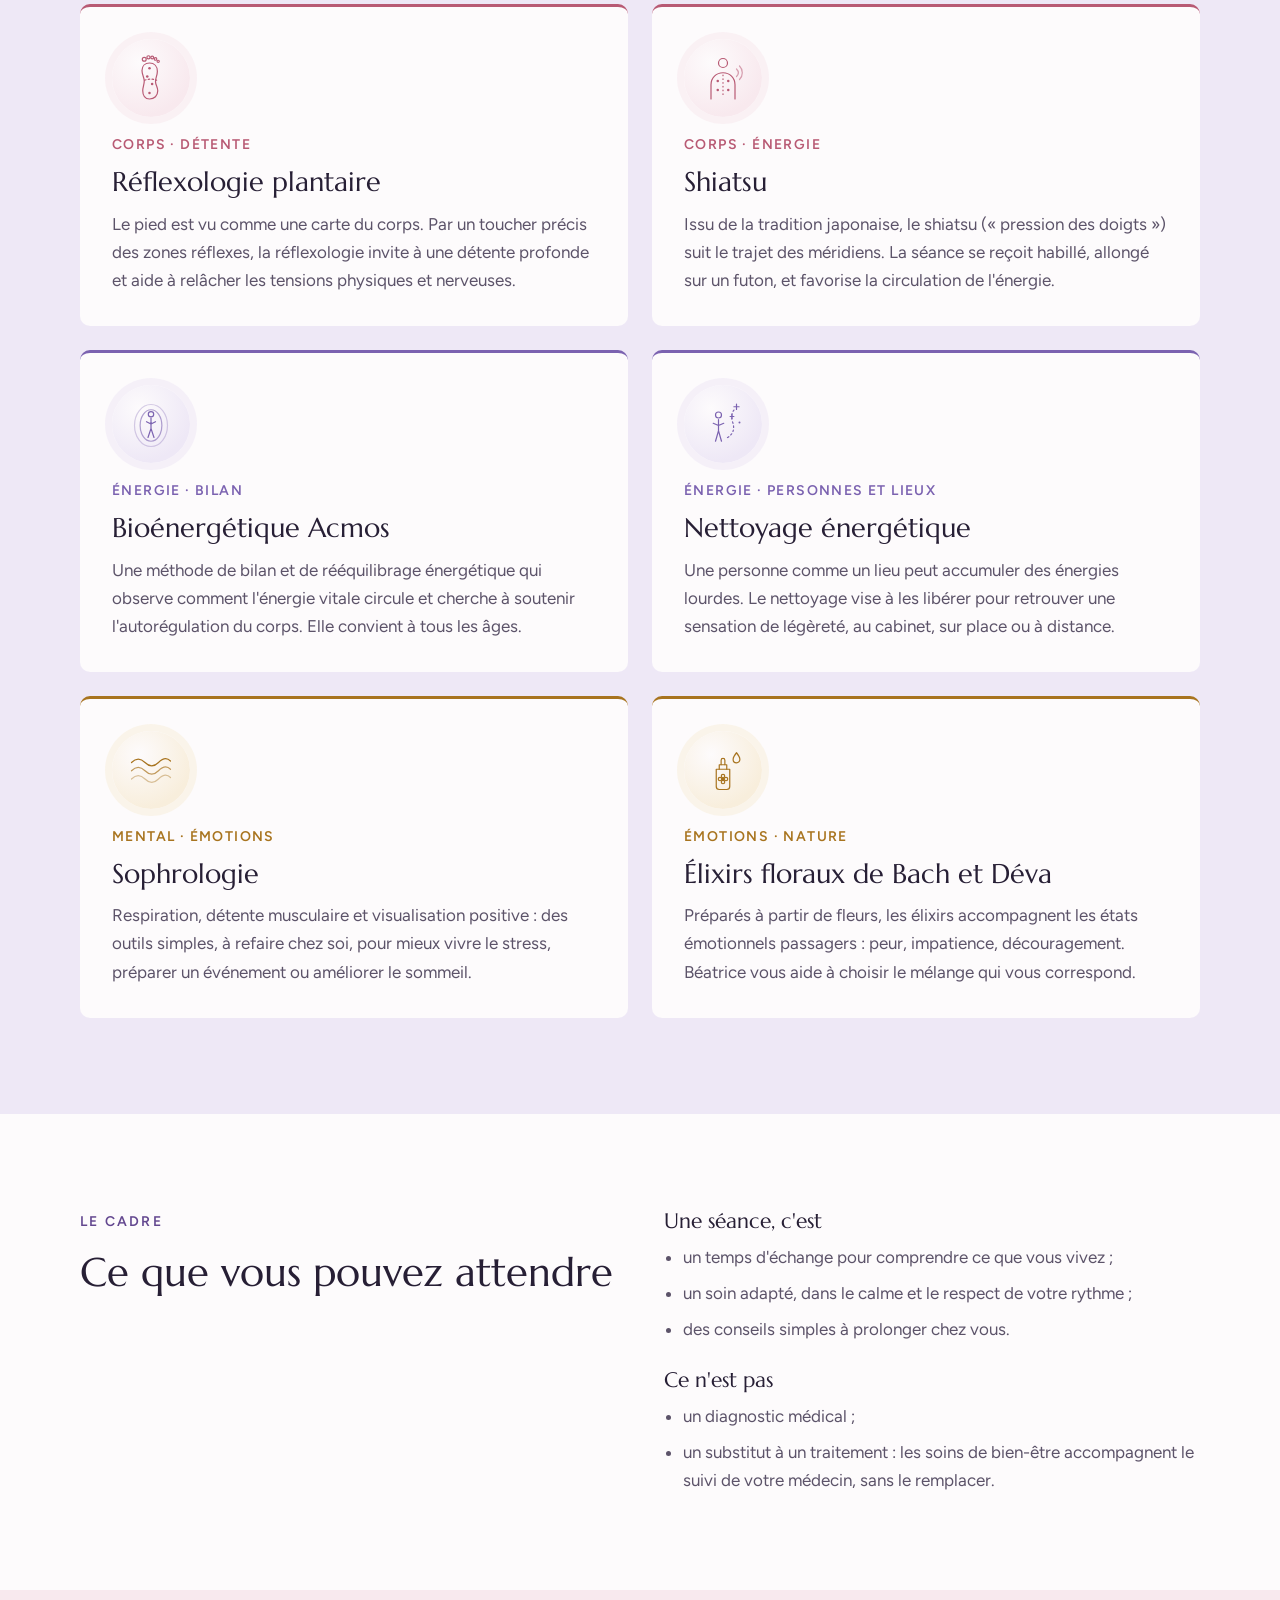
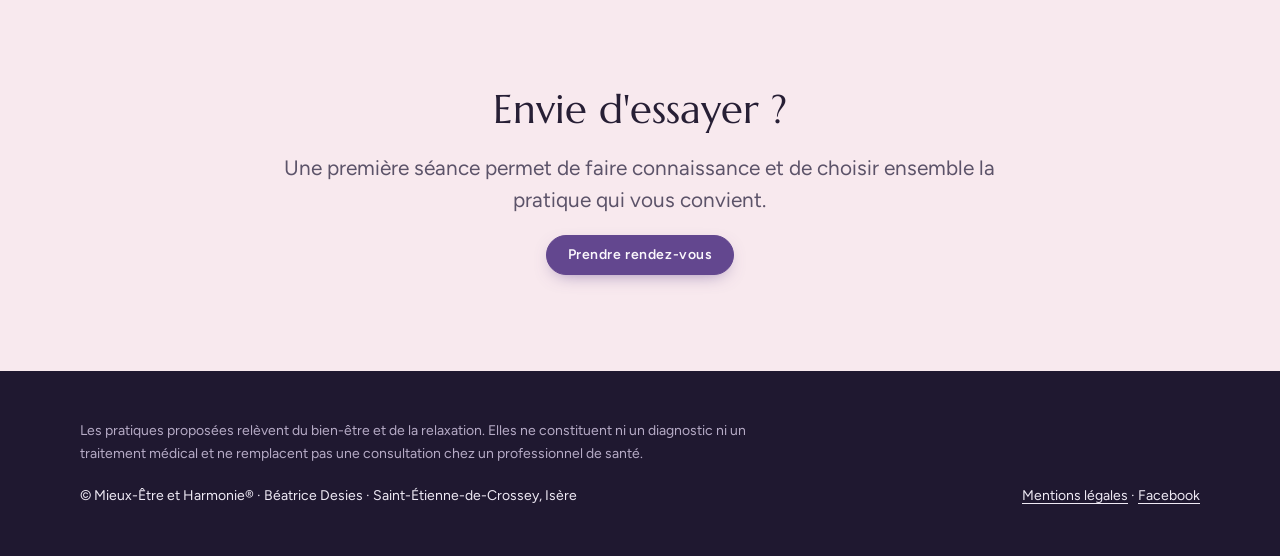
<file: philosophie.html>
<!doctype html>
<html lang="fr">
<head>
<meta charset="utf-8">
<meta name="viewport" content="width=device-width, initial-scale=1, viewport-fit=cover">
<title>Philosophie et pratiques : réflexologie, shiatsu, bioénergétique | Mieux-Être et Harmonie</title>
<meta name="claude:viewport-fit-sides" content="cover">
<meta name="description" content="L'approche de Béatrice Desies : l'équilibre énergétique avec soi, avec les autres et avec l'univers. Découvrez la réflexologie plantaire, le shiatsu, la bioénergétique Acmos, le nettoyage énergétique, la sophrologie et les élixirs floraux.">
<link rel="canonical" href="https://www.mieux-etreetharmonie.com/philosophie.html">
<link rel="icon" href="assets/favicon.svg" type="image/svg+xml">
<link rel="preload" href="assets/fonts/marcellus-latin.woff2" as="font" type="font/woff2" crossorigin>
<link rel="preload" href="assets/fonts/figtree-latin.woff2" as="font" type="font/woff2" crossorigin>
<link rel="stylesheet" href="assets/style.css">
<script>document.documentElement.classList.add('js')</script>
</head>
<body>

<header class="site-header">
  <div class="wrap">
    <a class="brand" href="index.html" aria-label="Mieux-Être et Harmonie, accueil">
      <svg class="brand-mark" viewBox="0 0 40 40" aria-hidden="true" fill="none" stroke="currentColor">
        <circle cx="20" cy="20" r="18.5" stroke-width="1" opacity=".35"/>
        <circle cx="20" cy="20" r="12.5" stroke-width="1" opacity=".6"/>
        <circle cx="20" cy="20" r="6.5" fill="var(--amethyst)" stroke="none"/>
        <circle cx="20" cy="20" r="2.2" fill="var(--amber)" stroke="none"/>
      </svg>
      <span class="brand-name">Mieux-Être et Harmonie<small>Béatrice Desies</small></span>
    </a>
    <button class="nav-toggle" id="nav-toggle" aria-expanded="false" aria-controls="nav">Menu</button>
    <nav class="nav" id="nav" aria-label="Navigation principale">
      <a href="index.html#soins">Les soins</a>
      <a href="philosophie.html" aria-current="page">Philosophie</a>
      <a href="index.html#qui-suis-je">Qui suis-je</a>
      <a href="index.html#contact">Contact</a>
      <a class="btn btn-primary" href="index.html#rendez-vous">Prendre rendez-vous</a>
    </nav>
  </div>
</header>

<main>
  <section class="hero page-hero" aria-labelledby="titre">
    <div class="sun" aria-hidden="true"></div>
    <canvas class="motes" aria-hidden="true"></canvas>
    <div class="wrap">
      <div class="hero-text">
      <p class="eyebrow">Philosophie</p>
      <h1 id="titre">Retrouver son équilibre intérieur</h1>
      <p class="lead">Les médecines douces proposent une autre manière de prendre soin de soi : regarder la personne dans son ensemble, son corps, ses émotions et son énergie, plutôt qu'un symptôme isolé.</p>
      </div>
      <div class="orb-photo" style="--focus: 45% 22%"><picture><source type="image/webp" srcset="assets/photos/sourire-jardin-400.webp 400w, assets/photos/sourire-jardin-640.webp 640w" sizes="(max-width: 860px) 230px, 340px"><img src="assets/photos/sourire-jardin-640.jpg" srcset="assets/photos/sourire-jardin-400.jpg 400w, assets/photos/sourire-jardin-640.jpg 640w" sizes="(max-width: 860px) 230px, 340px" width="640" height="800" alt="Béatrice Desies souriante pendant une séance, devant le mur de vigne vierge du cabinet" fetchpriority="high"></picture></div>
    </div>
    <svg class="waves" viewBox="0 0 1440 240" preserveAspectRatio="none" aria-hidden="true">
      <path data-depth="0.18" fill="var(--wave-1)" d="M0 120 C240 60 480 60 720 110 S1200 170 1440 100 V240 H0Z"/>
      <path data-depth="0.11" fill="var(--wave-2)" d="M0 165 C260 120 520 200 760 160 S1180 110 1440 150 V240 H0Z"/>
      <path data-depth="0.05" fill="var(--wave-3)" d="M0 200 C300 175 560 225 820 200 S1240 180 1440 205 V240 H0Z"/>
      <path fill="var(--paper)" d="M0 228 C360 212 720 238 1080 222 S1380 216 1440 224 V240 H0Z"/>
    </svg>
  </section>

  <section class="band band-paper" aria-labelledby="trois">
    <div class="wrap triad">
      <svg class="ripples reveal" viewBox="0 0 200 200" aria-hidden="true" fill="none">
        <circle cx="100" cy="100" r="94" stroke="var(--gold)" stroke-width="1.2" opacity=".7" class="ripple r3"/>
        <circle cx="100" cy="100" r="63" stroke="var(--violet)" stroke-width="1.4" opacity=".85" class="ripple r2"/>
        <circle cx="100" cy="100" r="32" stroke="var(--rose)" stroke-width="1.6" class="ripple r1"/>
        <circle cx="100" cy="100" r="6" fill="var(--amber)"/>
      </svg>
      <div class="reveal" style="display:grid; gap:1.8rem; min-width:0; --d:.15s">
        <h2 id="trois">Trois équilibres, un même chemin</h2>
        <div class="prose">
          <p>Tout est une question d'équilibre énergétique. Quand l'énergie circule librement, le corps et l'esprit retrouvent leur capacité naturelle à s'apaiser. Quand elle se bloque, la fatigue, le stress ou les tensions s'installent.</p>
          <p><strong>Soi avec soi</strong> : se réapproprier son corps, écouter ses besoins, apaiser le mental.<br>
          <strong>Soi avec les autres</strong> : alléger le poids des émotions et des relations difficiles.<br>
          <strong>Soi avec l'univers</strong> : retrouver le lien avec la nature, les saisons, le vivant.</p>
          <p>Cette démarche s'inscrit dans une façon de vivre plus naturelle : les plantes, une alimentation saine, un rythme choisi. <span class="todo">Texte proposé, à relire et compléter par Béatrice.</span></p>
        </div>
      </div>
    </div>
  </section>

  <section class="band band-lilac" aria-labelledby="pratiques">
    <div class="wrap">
      <div class="section-head reveal">
        <p class="eyebrow">Les pratiques</p>
        <h2 id="pratiques">Des disciplines différentes et complémentaires</h2>
        <p class="lead">Chaque technique a son histoire et sa façon d'agir. Béatrice les associe selon ce dont vous avez besoin au moment de la séance.</p>
      </div>
      <div class="methods">
        <article class="method c-rose reveal" style="--d:0.00s">
          <div class="illu"><svg viewBox="0 0 64 64" fill="none" stroke="currentColor" stroke-width="1.6" stroke-linecap="round" stroke-linejoin="round" aria-hidden="true"><path d="M30 60c-6 0-9-5-9-11 0-5 2-8 2-13s-3-8-3-14c0-6 4-10 10-10 6.5 0 10.5 4.5 10.5 11 0 5.5-2.5 8.5-2.5 13.5S41 44 41 49c0 6.5-4.5 11-11 11z"/><circle cx="23" cy="7" r="2.6"/><circle cx="28.6" cy="4.4" r="2.1"/><circle cx="33.6" cy="4.6" r="1.9"/><circle cx="38" cy="6.6" r="1.7"/><circle cx="41.6" cy="9.8" r="1.5"/><circle cx="30" cy="19" r="1.7" fill="currentColor" stroke="none"/><circle cx="27" cy="30" r="1.7" fill="currentColor" stroke="none"/><circle cx="33.5" cy="40" r="1.7" fill="currentColor" stroke="none"/><circle cx="30" cy="52" r="1.7" fill="currentColor" stroke="none"/><path d="M23.5 35c5-2 11-2 16 0" stroke-dasharray="2 3"/></svg></div>
          <p class="tag">Corps · Détente</p>
          <h3>Réflexologie plantaire</h3>
          <p>Le pied est vu comme une carte du corps. Par un toucher précis des zones réflexes, la réflexologie invite à une détente profonde et aide à relâcher les tensions physiques et nerveuses.</p>
        </article>
        <article class="method c-rose reveal" style="--d:0.12s">
          <div class="illu"><svg viewBox="0 0 64 64" fill="none" stroke="currentColor" stroke-width="1.6" stroke-linecap="round" stroke-linejoin="round" aria-hidden="true"><circle cx="32" cy="12" r="6"/><path d="M16 60V41c0-9.5 7-16 16-16s16 6.5 16 16v19"/><path d="M32 28v30" stroke-dasharray="1 4"/><circle cx="25" cy="36" r="1.7" fill="currentColor" stroke="none"/><circle cx="39" cy="36" r="1.7" fill="currentColor" stroke="none"/><circle cx="25" cy="48" r="1.7" fill="currentColor" stroke="none"/><circle cx="39" cy="48" r="1.7" fill="currentColor" stroke="none"/><path d="M50 20c3 3 3 7 0 10M54 16c5 5 5 13 0 18" opacity=".55"/></svg></div>
          <p class="tag">Corps · Énergie</p>
          <h3>Shiatsu</h3>
          <p>Issu de la tradition japonaise, le shiatsu (« pression des doigts ») suit le trajet des méridiens. La séance se reçoit habillé, allongé sur un futon, et favorise la circulation de l'énergie.</p>
        </article>
        <article class="method c-violet reveal" style="--d:0.00s">
          <div class="illu"><svg viewBox="0 0 64 64" fill="none" stroke="currentColor" stroke-width="1.6" stroke-linecap="round" stroke-linejoin="round" aria-hidden="true"><ellipse cx="32" cy="34" rx="22" ry="28" opacity=".3"/><ellipse cx="32" cy="34" rx="14.5" ry="21" opacity=".6"/><circle cx="32" cy="19" r="3.6"/><path d="M32 24v14M26 29l6 3 6-3M28 50l4-12 4 12"/><circle cx="32" cy="31" r="1.4" fill="currentColor" stroke="none"/></svg></div>
          <p class="tag">Énergie · Bilan</p>
          <h3>Bioénergétique Acmos</h3>
          <p>Une méthode de bilan et de rééquilibrage énergétique qui observe comment l'énergie vitale circule et cherche à soutenir l'autorégulation du corps. Elle convient à tous les âges.</p>
        </article>
        <article class="method c-violet reveal" style="--d:0.12s">
          <div class="illu"><svg viewBox="0 0 64 64" fill="none" stroke="currentColor" stroke-width="1.6" stroke-linecap="round" stroke-linejoin="round" aria-hidden="true"><circle cx="26" cy="20" r="4"/><path d="M26 26v15M19 31l7 3 7-3M22 55l4-14 4 14"/><path d="M38 50c7-4 10-11 7-20s-1-15 4-19" stroke-dasharray="2 3.5"/><path d="M50 5.5v7.0M46.5 9h7.0"/><path d="M44 19.5v5.0M41.5 22h5.0"/><circle cx="54" cy="30" r="1.3" fill="currentColor" stroke="none"/></svg></div>
          <p class="tag">Énergie · Personnes et lieux</p>
          <h3>Nettoyage énergétique</h3>
          <p>Une personne comme un lieu peut accumuler des énergies lourdes. Le nettoyage vise à les libérer pour retrouver une sensation de légèreté, au cabinet, sur place ou à distance.</p>
        </article>
        <article class="method c-gold reveal" style="--d:0.00s">
          <div class="illu"><svg viewBox="0 0 64 64" fill="none" stroke="currentColor" stroke-width="1.6" stroke-linecap="round" stroke-linejoin="round" aria-hidden="true"><path d="M6 22c6-6 12-6 18 0s12 6 18 0 12-6 16-2"/><path d="M6 33c6-6 12-6 18 0s12 6 18 0 12-6 16-2" opacity=".7"/><path d="M6 44c6-6 12-6 18 0s12 6 18 0 12-6 16-2" opacity=".42"/></svg></div>
          <p class="tag">Mental · Émotions</p>
          <h3>Sophrologie</h3>
          <p>Respiration, détente musculaire et visualisation positive : des outils simples, à refaire chez soi, pour mieux vivre le stress, préparer un événement ou améliorer le sommeil.</p>
        </article>
        <article class="method c-gold reveal" style="--d:0.12s">
          <div class="illu"><svg viewBox="0 0 64 64" fill="none" stroke="currentColor" stroke-width="1.6" stroke-linecap="round" stroke-linejoin="round" aria-hidden="true"><path d="M23 31h18v23a4 4 0 0 1-4 4H27a4 4 0 0 1-4-4z"/><path d="M27 31v-6h10v6"/><path d="M29.5 25v-6a2.5 2.5 0 0 1 5 0v6"/><circle cx="32" cy="44" r="1.8" fill="currentColor" stroke="none"/><circle cx="32" cy="40" r="2.3"/><circle cx="36" cy="44" r="2.3"/><circle cx="32" cy="48" r="2.3"/><circle cx="28" cy="44" r="2.3"/><path d="M50 9s-4.5 5.5-4.5 9a4.5 4.5 0 0 0 9 0c0-3.5-4.5-9-4.5-9z"/></svg></div>
          <p class="tag">Émotions · Nature</p>
          <h3>Élixirs floraux de Bach et Déva</h3>
          <p>Préparés à partir de fleurs, les élixirs accompagnent les états émotionnels passagers : peur, impatience, découragement. Béatrice vous aide à choisir le mélange qui vous correspond.</p>
        </article>
      </div>
    </div>
  </section>

  <section class="band band-paper" aria-labelledby="cadre">
    <div class="wrap split">
      <div class="reveal" style="display:grid; gap:1rem; align-content:start">
        <p class="eyebrow">Le cadre</p>
        <h2 id="cadre">Ce que vous pouvez attendre</h2>
      </div>
      <div class="reveal" style="display:grid; gap:1.6rem; --d:.15s">
        <div style="display:grid; gap:.6rem"><h3>Une séance, c'est</h3>
          <ul><li>un temps d'échange pour comprendre ce que vous vivez ;</li><li>un soin adapté, dans le calme et le respect de votre rythme ;</li><li>des conseils simples à prolonger chez vous.</li></ul></div>
        <div style="display:grid; gap:.6rem"><h3>Ce n'est pas</h3>
          <ul><li>un diagnostic médical ;</li><li>un substitut à un traitement : les soins de bien-être accompagnent le suivi de votre médecin, sans le remplacer.</li></ul></div>
      </div>
    </div>
  </section>

  <section class="band band-rose" aria-labelledby="cta">
    <div class="wrap cta-band reveal">
      <h2 id="cta">Envie d'essayer ?</h2>
      <p class="lead">Une première séance permet de faire connaissance et de choisir ensemble la pratique qui vous convient.</p>
      <a class="btn btn-primary" href="index.html#rendez-vous">Prendre rendez-vous</a>
    </div>
  </section>
</main>

<footer class="site-footer">
  <div class="wrap">
    <p class="disclaimer">Les pratiques proposées relèvent du bien-être et de la relaxation. Elles ne constituent ni un diagnostic ni un traitement médical et ne remplacent pas une consultation chez un professionnel de santé.</p>
    <div class="footer-row">
      <span>© Mieux-Être et Harmonie® · Béatrice Desies · Saint-Étienne-de-Crossey, Isère</span>
      <span><a href="mentions-legales.html">Mentions légales</a> · <a href="https://www.facebook.com/mieuxetreetharmonie" target="_blank" rel="noopener">Facebook</a></span>
    </div>
  </div>
</footer>

<script src="assets/main.js"></script>
</body>
</html>
</file>
<file: assets/style.css>
/* Mieux-Être et Harmonie — feuille de style commune
   Concept : « Halo » — l'énergie qui rayonne autour de la personne. Fond nacré, encre prune profonde,
   une boule de lumière (cœur ambré, halo rose puis violet) et des ondes qui circulent.
   Trois couleurs codent les trois équilibres et les trois familles de soins :
   rose (corps / soi), violet (énergie / les autres), or (accompagnement / l'univers). */
:root {
  --pearl: #f6f3f6;         /* fond principal, nacré */
  --paper: #fdfbfc;
  --ink: #271f35;           /* encre prune */
  --ink-soft: #5c5369;
  --amethyst: #63478f;      /* couleur d'action */
  --amethyst-deep: #4a326f;
  --on-amethyst: #faf7fc;
  --rose: #b85a74;          /* aura rose */
  --rose-soft: #f8e9ee;
  --violet: #7b62b0;        /* énergie */
  --violet-soft: #eee8f6;
  --gold: #a8741f;          /* lumière */
  --gold-soft: #f8eedc;
  --amber: #c08a2e;         /* détails : poussières, repères */
  --line: #e2dae5;
  --night: #1f1830;         /* bande sombre */
  --on-night: #efeaf5;
  --on-night-soft: #b6abc6;
  --glow-top: #f6f3f6;
  --glow-mid: #f3ecf4;
  --glow-low: #f6e6ea;
  --orb: #f0b184;           /* cœur de la boule d'énergie */
  --wave-1: #ece3f1;
  --wave-2: #e6cfdc;
  --wave-3: #bfa9d8;

  --font-display: "Marcellus", Georgia, serif;
  --font-body: "Figtree", "Segoe UI", system-ui, -apple-system, sans-serif;
  --step--1: 0.875rem;
  --step-0: 1.0625rem;
  --step-1: 1.3rem;
  --step-2: 1.7rem;
  --step-3: clamp(1.9rem, 3.4vw, 2.5rem);
  --step-4: clamp(2.4rem, 5.4vw, 3.8rem);
  --radius: 6px;
  --wrap: 72rem;
  --ease: cubic-bezier(.22, .8, .24, 1);
}
@media (prefers-color-scheme: dark) {
  :root:not([data-theme="light"]) {
    --pearl: #15111f; --paper: #1b1628; --ink: #eee8f4; --ink-soft: #b0a6bf;
    --amethyst: #b39ae0; --amethyst-deep: #cbb8ef; --on-amethyst: #1a1228;
    --rose: #e48ea4; --rose-soft: #2a1a24; --violet: #a993dc; --violet-soft: #221c33;
    --gold: #dcb062; --gold-soft: #2a2215; --amber: #d9ad5e; --line: #2e2640;
    --night: #0e0b16; --on-night: #eee8f4; --on-night-soft: #a99fba;
    --glow-top: #15111f; --glow-mid: #1c1530; --glow-low: #261729; --orb: #c98a6a;
    --wave-1: #221b34; --wave-2: #2b1d33; --wave-3: #33264d;
    color-scheme: dark;
  }
}
:root[data-theme="dark"] {
  --pearl: #15111f; --paper: #1b1628; --ink: #eee8f4; --ink-soft: #b0a6bf;
  --amethyst: #b39ae0; --amethyst-deep: #cbb8ef; --on-amethyst: #1a1228;
  --rose: #e48ea4; --rose-soft: #2a1a24; --violet: #a993dc; --violet-soft: #221c33;
  --gold: #dcb062; --gold-soft: #2a2215; --amber: #d9ad5e; --line: #2e2640;
  --night: #0e0b16; --on-night: #eee8f4; --on-night-soft: #a99fba;
  --glow-top: #15111f; --glow-mid: #1c1530; --glow-low: #261729; --orb: #c98a6a;
  --wave-1: #221b34; --wave-2: #2b1d33; --wave-3: #33264d;
  color-scheme: dark;
}

/* Polices hébergées sur le site (pas d'appel à Google) */
@font-face { font-family: "Figtree"; font-style: normal; font-weight: 400 600; font-display: swap;
  src: url("fonts/figtree-latin.woff2") format("woff2"); }
@font-face { font-family: "Marcellus"; font-style: normal; font-weight: 400; font-display: swap;
  src: url("fonts/marcellus-latin.woff2") format("woff2"); }

*, *::before, *::after { box-sizing: border-box; }
html { scroll-behavior: smooth; }
body {
  margin: 0; background: var(--pearl); color: var(--ink);
  font-family: var(--font-body); font-size: var(--step-0); line-height: 1.65;
  -webkit-font-smoothing: antialiased; overflow-x: hidden;
}
img { max-width: 100%; display: block; }
a { color: var(--amethyst-deep); text-underline-offset: 3px; }
a:focus-visible, button:focus-visible, input:focus-visible, summary:focus-visible {
  outline: 2px solid var(--amber); outline-offset: 3px; border-radius: 3px;
}
h1, h2, h3, h4 { font-family: var(--font-display); font-weight: 400; line-height: 1.15; text-wrap: balance; margin: 0; }
h1 { font-size: var(--step-4); letter-spacing: -0.01em; }
h2 { font-size: var(--step-3); }
h3 { font-size: var(--step-1); }
p { margin: 0; }
.wrap {
  max-width: var(--wrap); margin-inline: auto;
  padding-left: max(16px, env(safe-area-inset-left, 0px));
  padding-right: max(16px, env(safe-area-inset-right, 0px));
}
.eyebrow { font-size: var(--step--1); letter-spacing: 0.16em; text-transform: uppercase; color: var(--amethyst); font-weight: 600; }
.lead { font-size: var(--step-1); color: var(--ink-soft); line-height: 1.55; max-width: 36em; }
.prose { max-width: 38em; display: grid; gap: 1em; color: var(--ink-soft); }
.todo { /* contenu à confirmer par Béatrice */
  background: color-mix(in srgb, var(--amber) 20%, transparent);
  border-bottom: 1px dashed var(--amber); padding: 0 0.2em; border-radius: 2px;
}

/* Couleurs des trois familles */
.c-rose { --c: var(--rose); --c-soft: var(--rose-soft); }
.c-violet { --c: var(--violet); --c-soft: var(--violet-soft); }
.c-gold { --c: var(--gold); --c-soft: var(--gold-soft); }

/* Boutons */
.btn {
  display: inline-flex; align-items: center; gap: 0.5em; padding: 0.85em 1.5em;
  border-radius: 999px; font: 600 var(--step--1)/1 var(--font-body); letter-spacing: 0.04em;
  text-decoration: none; border: 1px solid var(--amethyst); cursor: pointer;
  transition: background .25s, color .25s, transform .25s var(--ease), box-shadow .25s;
}
.btn:hover { transform: translateY(-2px); }
.btn-primary { background: var(--amethyst); color: var(--on-amethyst); box-shadow: 0 6px 18px -8px color-mix(in srgb, var(--amethyst) 70%, transparent); }
.btn-primary:hover { background: var(--amethyst-deep); border-color: var(--amethyst-deep); box-shadow: 0 10px 24px -10px color-mix(in srgb, var(--amethyst) 80%, transparent); }
.btn-ghost { background: color-mix(in srgb, var(--paper) 50%, transparent); color: var(--amethyst-deep); }
.btn-ghost:hover { background: var(--paper); }
.btn .arrow { transition: transform .25s var(--ease); }
.btn:hover .arrow { transform: translateX(3px); }

/* En-tête */
body::before { content: ""; position: fixed; inset: 0 0 auto; height: env(safe-area-inset-top, 0px); z-index: 10; background: var(--pearl); }
.site-header {
  position: sticky; top: env(safe-area-inset-top, 0px); z-index: 5;
  background: color-mix(in srgb, var(--pearl) 70%, transparent);
  backdrop-filter: blur(12px); -webkit-backdrop-filter: blur(12px);
  border-bottom: 1px solid transparent; transition: background .3s, border-color .3s, box-shadow .3s;
}
.site-header.scrolled {
  background: color-mix(in srgb, var(--pearl) 92%, transparent);
  border-bottom-color: var(--line); box-shadow: 0 8px 24px -18px rgb(0 0 0 / .35);
}
.site-header .wrap { display: flex; align-items: center; justify-content: space-between; gap: 1rem; padding-block: 0.9rem; transition: padding .3s; }
.site-header.scrolled .wrap { padding-block: 0.6rem; }
.brand { display: flex; align-items: center; gap: 0.7rem; text-decoration: none; color: var(--ink); }
.brand-mark { width: 36px; height: 36px; flex: none; transition: transform .8s var(--ease); }
.brand:hover .brand-mark { transform: rotate(90deg); }
.brand-name { font-family: var(--font-display); font-size: 1.2rem; line-height: 1.1; }
.brand-name small { display: block; font-family: var(--font-body); font-size: 0.72rem; letter-spacing: 0.14em; text-transform: uppercase; color: var(--ink-soft); }
.nav { display: flex; align-items: center; gap: 1.6rem; }
.nav a:not(.btn) { color: var(--ink); text-decoration: none; font-size: 0.95rem; position: relative; padding-block: 0.2rem; }
.nav a:not(.btn)::after { content: ""; position: absolute; left: 0; right: 0; bottom: -2px; height: 1px; background: var(--rose); transform: scaleX(0); transform-origin: left; transition: transform .35s var(--ease); }
.nav a:not(.btn):hover::after, .nav a[aria-current="page"]::after { transform: scaleX(1); }
.nav .btn { color: var(--on-amethyst); }
.nav-toggle { display: none; background: none; border: 1px solid var(--line); color: var(--ink); border-radius: 999px; padding: 0.5em 1em; font: inherit; font-size: 0.9rem; cursor: pointer; }
@media (max-width: 860px) {
  .nav-toggle { display: inline-block; }
  .nav { display: none; position: absolute; inset: 100% 0 auto; flex-direction: column; align-items: stretch; gap: 0;
    background: var(--paper); border-bottom: 1px solid var(--line);
    padding: 0.5rem max(16px, env(safe-area-inset-right, 0px)) 1rem max(16px, env(safe-area-inset-left, 0px)); }
  .nav.open { display: flex; animation: drop .3s var(--ease); }
  .nav a:not(.btn) { padding: 0.75rem 0; border-bottom: 1px solid var(--line); }
  .nav a:not(.btn)::after { display: none; }
  .nav .btn { margin-top: 0.8rem; justify-content: center; }
}
@keyframes drop { from { opacity: 0; transform: translateY(-8px); } }

/* Héros : halo nacré, boule d'énergie, poussières de lumière, ondes en parallaxe */
.hero {
  position: relative; overflow: hidden; margin-top: -70px; padding-top: 70px;
  background: linear-gradient(180deg, var(--glow-top) 0%, var(--glow-mid) 45%, var(--glow-low) 80%);
}
.sun {
  position: absolute; width: clamp(260px, 34vw, 480px); aspect-ratio: 1; border-radius: 50%;
  right: 14%; bottom: 40px; z-index: 0; filter: blur(4px);
  background: radial-gradient(circle,
    color-mix(in srgb, var(--orb) 60%, #fff) 0%, var(--orb) 16%,
    color-mix(in srgb, var(--rose) 45%, transparent) 38%,
    color-mix(in srgb, var(--violet) 22%, transparent) 56%, transparent 70%);
  animation: rise 3.2s var(--ease) both;
}
@keyframes rise { from { transform: translateY(120px); opacity: 0; } }
.motes { position: absolute; inset: 0; width: 100%; height: 100%; z-index: 0; pointer-events: none; }
.hero .wrap { display: grid; grid-template-columns: 1.25fr 0.75fr; gap: 3rem; align-items: center; padding-block: 5rem 13rem; position: relative; z-index: 2; }
.hero-text { display: grid; gap: 1.4rem; min-width: 0; }
.hero-text h1 em { font-style: normal; background: linear-gradient(100deg, var(--amethyst) 10%, var(--rose) 95%); -webkit-background-clip: text; background-clip: text; color: transparent; }
.hero-actions { display: flex; flex-wrap: wrap; gap: 0.8rem; }
.hero-place { display: flex; flex-wrap: wrap; gap: 0.4rem 1.2rem; font-size: var(--step--1); color: var(--ink-soft); }
.hero-place span::before { content: "◦ "; color: var(--rose); }
.hero-text > * { animation: fadeUp 1s var(--ease) both; }
.hero-text > :nth-child(2) { animation-delay: .12s; }
.hero-text > :nth-child(3) { animation-delay: .24s; }
.hero-text > :nth-child(4) { animation-delay: .36s; }
.hero-text > :nth-child(5) { animation-delay: .48s; }
@keyframes fadeUp { from { opacity: 0; transform: translateY(18px); } }
/* Photos dans une sphère : le cercle reprend la boule d'énergie et les ondes du logo,
   entouré d'un halo coloré et de deux orbites fines au lieu d'un cadre. */
.orb-photo { position: relative; margin: 0; width: 100%; max-width: 360px; aspect-ratio: 1; justify-self: end; }
.orb-photo picture {
  position: absolute; inset: 0; display: block; border-radius: 50%; overflow: hidden; z-index: 1;
  box-shadow: 0 0 0 6px color-mix(in srgb, var(--paper) 55%, transparent),
              0 0 70px -6px color-mix(in srgb, var(--rose) 50%, transparent),
              0 0 140px -20px color-mix(in srgb, var(--violet) 55%, transparent);
}
.orb-photo::before, .orb-photo::after { content: ""; position: absolute; border-radius: 50%; pointer-events: none; }
.orb-photo::before { inset: -22px; border: 1px solid color-mix(in srgb, var(--violet) 40%, transparent); }
.orb-photo::after { inset: -42px; border: 1.5px solid transparent; transform: rotate(-30deg);
  border-top-color: color-mix(in srgb, var(--rose) 65%, transparent); border-left-color: color-mix(in srgb, var(--amber) 55%, transparent); }
.orb-photo img { width: 100%; height: 100%; object-fit: cover; object-position: var(--focus, 50% 35%); transition: transform 6s var(--ease); }
.orb-photo:hover img { transform: scale(1.05); }
.hero .orb-photo { animation: fadeUp 1.2s .3s var(--ease) both; }
.gallery img { width: 100%; height: 100%; object-fit: cover; }

/* Portrait (Qui suis-je) : Béatrice détourée, posée dans une boule d'énergie.
   La photo (74 % de large, épaules estompées sur les côtés) est découpée par le disque. */
.portrait { position: relative; margin: 0 auto; width: 100%; max-width: 380px; aspect-ratio: 1; }
.portrait::before, .portrait::after { content: ""; position: absolute; inset: 0; border-radius: 50%; }
.portrait::before {
  background: radial-gradient(circle at 50% 42%,
    color-mix(in srgb, var(--orb) 75%, #fff) 0%, var(--orb) 22%,
    color-mix(in srgb, var(--rose) 70%, var(--orb)) 48%, var(--violet) 100%);
  box-shadow: 0 0 80px -10px color-mix(in srgb, var(--rose) 55%, transparent),
              0 0 160px -30px color-mix(in srgb, var(--violet) 60%, transparent);
}
.portrait::after { inset: -16px; border: 1px solid color-mix(in srgb, var(--violet) 40%, transparent); }
.portrait picture { position: absolute; inset: 0; display: block; z-index: 1; border-radius: 50%; overflow: hidden; }
.portrait img { position: absolute; left: 13%; top: 5%; width: 74%; height: auto; transition: transform 1.2s var(--ease); transform-origin: 50% 100%; }
.portrait:hover img { transform: scale(1.02); }
.portrait figcaption { position: absolute; left: 50%; bottom: -1.1rem; transform: translateX(-50%); white-space: nowrap; z-index: 2;
  background: var(--paper); color: var(--ink); font-size: var(--step--1); padding: 0.4em 1em; border-radius: 999px;
  box-shadow: 0 6px 20px -10px color-mix(in srgb, var(--violet) 60%, transparent); }

/* Galerie : trois photos décalées */
.gallery { display: grid; grid-template-columns: 1.35fr 1fr 1fr; gap: 1.2rem; align-items: start; }
.gallery figure { margin: 0; display: grid; gap: 0.7rem; min-width: 0; }
.gallery figure:nth-child(2) { margin-top: 3.5rem; }
.gallery figure:nth-child(3) { margin-top: 1.5rem; }
.gallery picture { display: block; aspect-ratio: 3 / 4; overflow: hidden; border-radius: 28px; }
.gallery figure:first-child picture { aspect-ratio: 4 / 5; }
.gallery img { transition: transform 1.2s var(--ease); }
.gallery figure:hover img { transform: scale(1.05); }
.gallery figcaption { font-size: var(--step--1); color: var(--ink-soft); display: flex; align-items: center; gap: 0.5rem; }
.gallery figcaption::before { content: ""; width: 18px; height: 1px; background: var(--violet); }
.waves { position: absolute; inset: auto 0 -2px; width: 100%; height: clamp(140px, 20vw, 270px); z-index: 1; overflow: visible; }
.waves path { will-change: transform; }

/* Sections */
section { scroll-margin-top: 80px; }
.band { padding-block: 6rem; position: relative; overflow-x: clip; }
.band-paper { background: var(--paper); }
.band-rose { background: var(--rose-soft); }
.band-lilac { background: var(--violet-soft); }
.band-night {
  color: var(--on-night);
  background:
    radial-gradient(circle at 16% 50%, color-mix(in srgb, var(--violet) 28%, transparent), transparent 34%),
    radial-gradient(circle at 16% 50%, color-mix(in srgb, var(--rose) 18%, transparent), transparent 22%),
    var(--night);
}
.band-night .eyebrow, .band-night a { color: var(--on-night-soft); }
.section-head { display: grid; gap: 0.8rem; margin-bottom: 3rem; max-width: 42rem; }

/* Apparition au défilement (activée seulement si JS est présent) */
.js .reveal { opacity: 0; transform: translateY(28px); transition: opacity .9s var(--ease), transform .9s var(--ease); transition-delay: var(--d, 0s); }
.js .reveal.in { opacity: 1; transform: none; }

/* Triade de l'équilibre (bande sombre) */
.triad { display: grid; grid-template-columns: auto 1fr; gap: 4rem; align-items: center; }
.ripples { width: min(280px, 64vw); height: auto; overflow: visible; }
.ripple { transform-origin: 100px 100px; animation: breathe 8s ease-in-out infinite; }
.ripple.r2 { animation-delay: .8s; }
.ripple.r3 { animation-delay: 1.6s; }
@keyframes breathe { 0%, 100% { transform: scale(1); } 50% { transform: scale(1.05); } }
.triad-list { display: grid; grid-template-columns: repeat(3, minmax(0, 1fr)); gap: 2rem; }
.triad-list > div { display: grid; gap: 0.5rem; border-top: 1px solid color-mix(in srgb, var(--c) 60%, transparent); padding-top: 1.2rem; align-content: start; }
.triad-list strong { font-family: var(--font-display); font-weight: 400; font-size: var(--step-1); display: flex; align-items: center; gap: 0.6rem; }
.triad-list strong::before { content: ""; width: 9px; height: 9px; border-radius: 50%; background: var(--c); box-shadow: 0 0 12px var(--c); }
.triad-list p { color: var(--on-night-soft); font-size: 0.98rem; }
.quote { font-family: var(--font-display); font-size: clamp(1.7rem, 3.2vw, 2.4rem); line-height: 1.25; max-width: 24em; }
.quote::before { content: "« "; color: var(--rose); }
.quote::after { content: " »"; color: var(--rose); }

/* Carte des soins : cartes illustrées */
.soins-grid { display: grid; grid-template-columns: repeat(3, minmax(0, 1fr)); gap: 1.2rem; }
.card {
  position: relative; overflow: hidden; display: grid; grid-template-rows: auto auto auto 1fr auto; gap: 0.55rem;
  padding: 1.7rem; border-radius: 18px; background: var(--paper); border: 1px solid var(--line);
  transition: transform .4s var(--ease), box-shadow .4s, border-color .4s;
}
.card::before { content: ""; position: absolute; width: 220px; aspect-ratio: 1; right: -90px; top: -90px; border-radius: 50%;
  background: radial-gradient(circle, var(--c-soft), transparent 70%); opacity: .9; pointer-events: none; transition: transform .6s var(--ease); }
.card:hover { transform: translateY(-5px); border-color: color-mix(in srgb, var(--c) 35%, var(--line));
  box-shadow: 0 24px 50px -30px color-mix(in srgb, var(--c) 75%, transparent); }
.card:hover::before { transform: scale(1.25); }
.card > * { position: relative; }
.illu { width: 78px; height: 78px; border-radius: 50%; display: grid; place-items: center; color: var(--c); margin-bottom: 0.6rem;
  background: radial-gradient(circle at 35% 30%, var(--paper), var(--c-soft) 72%);
  box-shadow: 0 0 0 7px color-mix(in srgb, var(--c-soft) 55%, transparent); }
.illu svg { width: 48px; height: 48px; transition: transform .6s var(--ease); }
.card:hover .illu svg { transform: scale(1.08); }
.card-tag { font-size: 0.75rem; letter-spacing: 0.16em; text-transform: uppercase; color: var(--c); font-weight: 600; }
.card h3 { font-size: 1.45rem; }
.card > p:not(.card-tag) { color: var(--ink-soft); font-size: 0.98rem; }
.card-foot { display: flex; flex-wrap: wrap; align-items: baseline; justify-content: space-between; gap: 0.3rem 1rem;
  border-top: 1px solid var(--line); padding-top: 0.9rem; margin-top: 0.5rem; font-variant-numeric: tabular-nums; }
.card-foot b { font-family: var(--font-display); font-weight: 400; font-size: 1.6rem; color: var(--ink); }
.card-foot span { font-size: var(--step--1); color: var(--ink-soft); }
.card-cta { grid-column: span 2; align-content: center; grid-template-rows: none; gap: 1rem; border: 0; color: var(--on-night);
  background: radial-gradient(circle at 85% 30%, color-mix(in srgb, var(--rose) 35%, transparent), transparent 40%),
              radial-gradient(circle at 85% 30%, color-mix(in srgb, var(--violet) 40%, transparent), transparent 62%), var(--night); }
.card-cta::before { display: none; }
.card-cta h3 { font-size: var(--step-2); max-width: 18em; }
.card-cta > p { color: var(--on-night-soft) !important; max-width: 32em; }
.cta-phone { color: var(--on-night-soft); font-size: var(--step--1); align-self: center; }
.menu-note { color: var(--ink-soft); font-size: var(--step--1); margin-top: 2rem; max-width: 46em; }

/* Qui suis-je */
.about { display: grid; grid-template-columns: 0.8fr 1.2fr; gap: 4rem; align-items: center; }
.about-text { display: grid; gap: 1.5rem; min-width: 0; }
.stat { display: flex; align-items: baseline; gap: 0.8rem; }
.stat b { font-family: var(--font-display); font-weight: 400; font-size: 3.6rem; line-height: 1; color: var(--rose); font-variant-numeric: tabular-nums; min-width: 2ch; }
.certs { display: flex; flex-wrap: wrap; gap: 0.5rem; padding: 0; margin: 0; list-style: none; }
.certs li { border: 1px solid var(--line); border-radius: 999px; padding: 0.3em 0.9em; font-size: var(--step--1); letter-spacing: 0.06em; background: var(--pearl); transition: border-color .25s, transform .25s var(--ease); }
.certs li:hover { border-color: var(--violet); transform: translateY(-2px); }

/* Infos pratiques */
.practical { display: grid; grid-template-columns: repeat(3, minmax(0, 1fr)); gap: 1.5rem; }
.practical > div {
  display: grid; gap: 0.7rem; align-content: start; padding: 1.8rem; border-radius: 10px;
  background: color-mix(in srgb, var(--paper) 75%, transparent); border: 1px solid color-mix(in srgb, var(--c) 25%, transparent);
  transition: transform .35s var(--ease), box-shadow .35s;
}
.practical > div:hover { transform: translateY(-4px); box-shadow: 0 18px 40px -24px color-mix(in srgb, var(--c) 70%, transparent); }
.practical .icon { width: 48px; height: 48px; border-radius: 50%; display: grid; place-items: center; background: var(--c-soft); color: var(--c); }
.practical svg { width: 26px; height: 26px; }
.practical p { color: var(--ink-soft); }

/* Réservation (maquette) */
.booking { display: grid; grid-template-columns: 1fr 1.3fr; gap: 3rem; align-items: start; }
.booking-intro { display: grid; gap: 1.2rem; }
.booker { background: var(--paper); border: 1px solid var(--line); border-radius: 14px; padding: 1.6rem; display: grid; gap: 1.5rem; min-width: 0; box-shadow: 0 30px 60px -40px color-mix(in srgb, var(--violet) 60%, transparent); }
.booker fieldset { border: 0; margin: 0; padding: 0; display: grid; gap: 0.7rem; min-width: 0; }
.booker legend { font-size: var(--step--1); letter-spacing: 0.14em; text-transform: uppercase; color: var(--amethyst); font-weight: 600; margin-bottom: 0.7rem; padding: 0; }
.chips { display: flex; flex-wrap: wrap; gap: 0.5rem; }
.chip { position: relative; }
.chip input { position: absolute; opacity: 0; inset: 0; cursor: pointer; }
.chip span { display: inline-block; border: 1px solid var(--line); border-radius: 999px; padding: 0.45em 1em; font-size: 0.92rem; background: var(--pearl); transition: background .2s, color .2s, border-color .2s, transform .2s var(--ease); }
.chip:hover input:not(:disabled) + span { border-color: var(--amethyst); }
.chip input:checked + span { background: var(--amethyst); color: var(--on-amethyst); border-color: var(--amethyst); transform: scale(1.04); }
.chip input:focus-visible + span { outline: 2px solid var(--amber); outline-offset: 2px; }
.chip input:disabled + span { opacity: 0.4; text-decoration: line-through; }
.days { display: grid; grid-auto-flow: column; grid-auto-columns: 4.2rem; gap: 0.5rem; overflow-x: auto; padding: 0.2rem 0.1rem 0.5rem; }
.day span { display: grid; text-align: center; padding: 0.5em 0; line-height: 1.25; border-radius: 10px; }
.day small { font-size: 0.72rem; letter-spacing: 0.08em; text-transform: uppercase; opacity: 0.8; }
.day b { font-family: var(--font-display); font-weight: 400; font-size: 1.35rem; }
#slots .chip { animation: fadeUp .4s var(--ease) both; }
.field-row { display: grid; grid-template-columns: 1fr 1fr; gap: 0.8rem; }
.field { display: grid; gap: 0.3rem; font-size: var(--step--1); color: var(--ink-soft); }
.field input { font: inherit; font-size: 1rem; padding: 0.65em 0.8em; border: 1px solid var(--line); border-radius: var(--radius); background: var(--pearl); color: var(--ink); min-width: 0; }
.summary { border-top: 1px solid var(--line); padding-top: 1.2rem; display: flex; flex-wrap: wrap; justify-content: space-between; align-items: center; gap: 1rem; }
.summary p { color: var(--ink-soft); font-size: 0.95rem; min-width: 0; }
.summary strong { color: var(--ink); font-weight: 600; }
.confirm { background: color-mix(in srgb, var(--amethyst) 12%, transparent); border: 1px solid var(--amethyst); border-radius: var(--radius); padding: 1rem 1.2rem; font-size: 0.95rem; animation: fadeUp .4s var(--ease) both; }
.mock-flag { font-size: 0.78rem; color: var(--amber); letter-spacing: 0.08em; text-transform: uppercase; }

/* FAQ */
.faq { display: grid; max-width: 48rem; }
.faq details { border-bottom: 1px solid var(--line); padding-block: 1.1rem; }
.faq summary { cursor: pointer; font-family: var(--font-display); font-size: var(--step-1); list-style: none; display: grid; grid-template-columns: minmax(0, 1fr) auto; gap: 1rem; transition: color .2s; }
.faq summary:hover { color: var(--amethyst); }
.faq summary::-webkit-details-marker { display: none; }
.faq summary::after { content: "+"; color: var(--rose); font-family: var(--font-body); font-size: 1.4rem; line-height: 1; width: 1em; height: 1em; text-align: center; align-self: start; margin-top: .15em; transition: transform .3s var(--ease); }
.faq details[open] summary::after { transform: rotate(45deg); }
.faq details[open] p { animation: fadeUp .45s var(--ease) both; }
.faq details p { color: var(--ink-soft); margin-top: 0.8rem; max-width: 42em; }

/* Contact */
.contact { display: grid; grid-template-columns: 1fr 1fr; gap: 3rem; }
.contact dl { display: grid; grid-template-columns: auto 1fr; gap: 0.9rem 1.5rem; margin: 0; }
.contact dt { font-size: var(--step--1); letter-spacing: 0.14em; text-transform: uppercase; color: var(--violet); font-weight: 600; padding-top: 0.2rem; }
.contact dd { margin: 0; min-width: 0; overflow-wrap: anywhere; }
.zone { color: var(--ink-soft); display: grid; gap: 1rem; align-content: start; }
.towns { display: flex; flex-wrap: wrap; gap: 0.4rem; padding: 0; margin: 0; list-style: none; }
.towns li { font-size: var(--step--1); padding: 0.25em 0.8em; border-radius: 999px; background: color-mix(in srgb, var(--paper) 70%, transparent); border: 1px solid color-mix(in srgb, var(--violet) 25%, transparent); }

/* Pied de page */
.site-footer { background: var(--night); color: var(--on-night); padding-block: 3rem; font-size: var(--step--1); }
.site-footer .wrap { display: grid; gap: 1.2rem; }
.site-footer a { color: inherit; }
.site-footer .disclaimer { max-width: 52em; color: var(--on-night-soft); }
.footer-row { display: flex; flex-wrap: wrap; justify-content: space-between; gap: 1rem; }

/* Page Philosophie */
.page-hero .wrap { padding-block: 5rem 12rem; }
.methods { display: grid; grid-template-columns: repeat(2, minmax(0, 1fr)); gap: 1.5rem; }
.method { display: grid; gap: 0.7rem; align-content: start; padding: 2rem; border-radius: 10px; background: var(--paper); border-top: 3px solid var(--c); transition: transform .35s var(--ease), box-shadow .35s; }
.method:hover { transform: translateY(-4px); box-shadow: 0 20px 40px -28px color-mix(in srgb, var(--c) 80%, transparent); }
.method h3 { font-size: var(--step-2); }
.method .illu { margin-bottom: 0.3rem; }
.method p { color: var(--ink-soft); }
.method .tag { font-size: var(--step--1); color: var(--c); letter-spacing: 0.1em; text-transform: uppercase; font-weight: 600; }
.split { display: grid; grid-template-columns: 1fr 1fr; gap: 3rem; }
.split ul { margin: 0; padding-left: 1.1em; color: var(--ink-soft); display: grid; gap: 0.5rem; }
.cta-band { text-align: center; display: grid; justify-items: center; gap: 1.2rem; }

/* Mentions légales et page 404 */
.legal .prose h2 { font-size: var(--step-1); color: var(--ink); margin-top: 1.2rem; }
.notfound { min-height: 60vh; display: grid; align-items: center; }
.notfound .ripples { width: 160px; }

/* Responsive */
@media (max-width: 860px) {
  .hero .wrap, .about, .booking, .contact, .triad, .split { grid-template-columns: 1fr; }
  .hero .wrap { padding-block: 3rem 8rem; gap: 2rem; }
  .hero .orb-photo { max-width: 240px; justify-self: center; }
  .orb-photo::before { inset: -12px; }
  .orb-photo::after { inset: -24px; }
  .sun { right: 0; bottom: 40px; }
  .soins-grid { grid-template-columns: repeat(2, minmax(0, 1fr)); }
  .card-cta { grid-column: auto; }
  .triad-list, .practical, .methods { grid-template-columns: 1fr; gap: 1.5rem; }
  .triad { gap: 2.5rem; }
  .ripples { width: 190px; }
  .band { padding-block: 4.5rem; }
  .portrait { max-width: 260px; }
  .gallery { grid-auto-flow: column; grid-template-columns: none; grid-auto-columns: 78%; overflow-x: auto; scroll-snap-type: x mandatory; padding-bottom: 0.6rem; }
  .gallery figure { scroll-snap-align: start; }
  .gallery figure:nth-child(n) { margin-top: 0; }
  .gallery figure:first-child picture { aspect-ratio: 3 / 4; }
}
@media (max-width: 520px) {
  .soins-grid { grid-template-columns: 1fr; }
  .card-cta { grid-column: auto; }
  .field-row { grid-template-columns: 1fr; }
  .contact dl { grid-template-columns: 1fr; gap: 0.2rem; }
  .contact dd { margin-bottom: 0.8rem; }
}
@media (prefers-reduced-motion: reduce) {
  html { scroll-behavior: auto; }
  *, *::before, *::after { animation: none !important; transition: none !important; }
  .js .reveal { opacity: 1; transform: none; }
}
</file>
